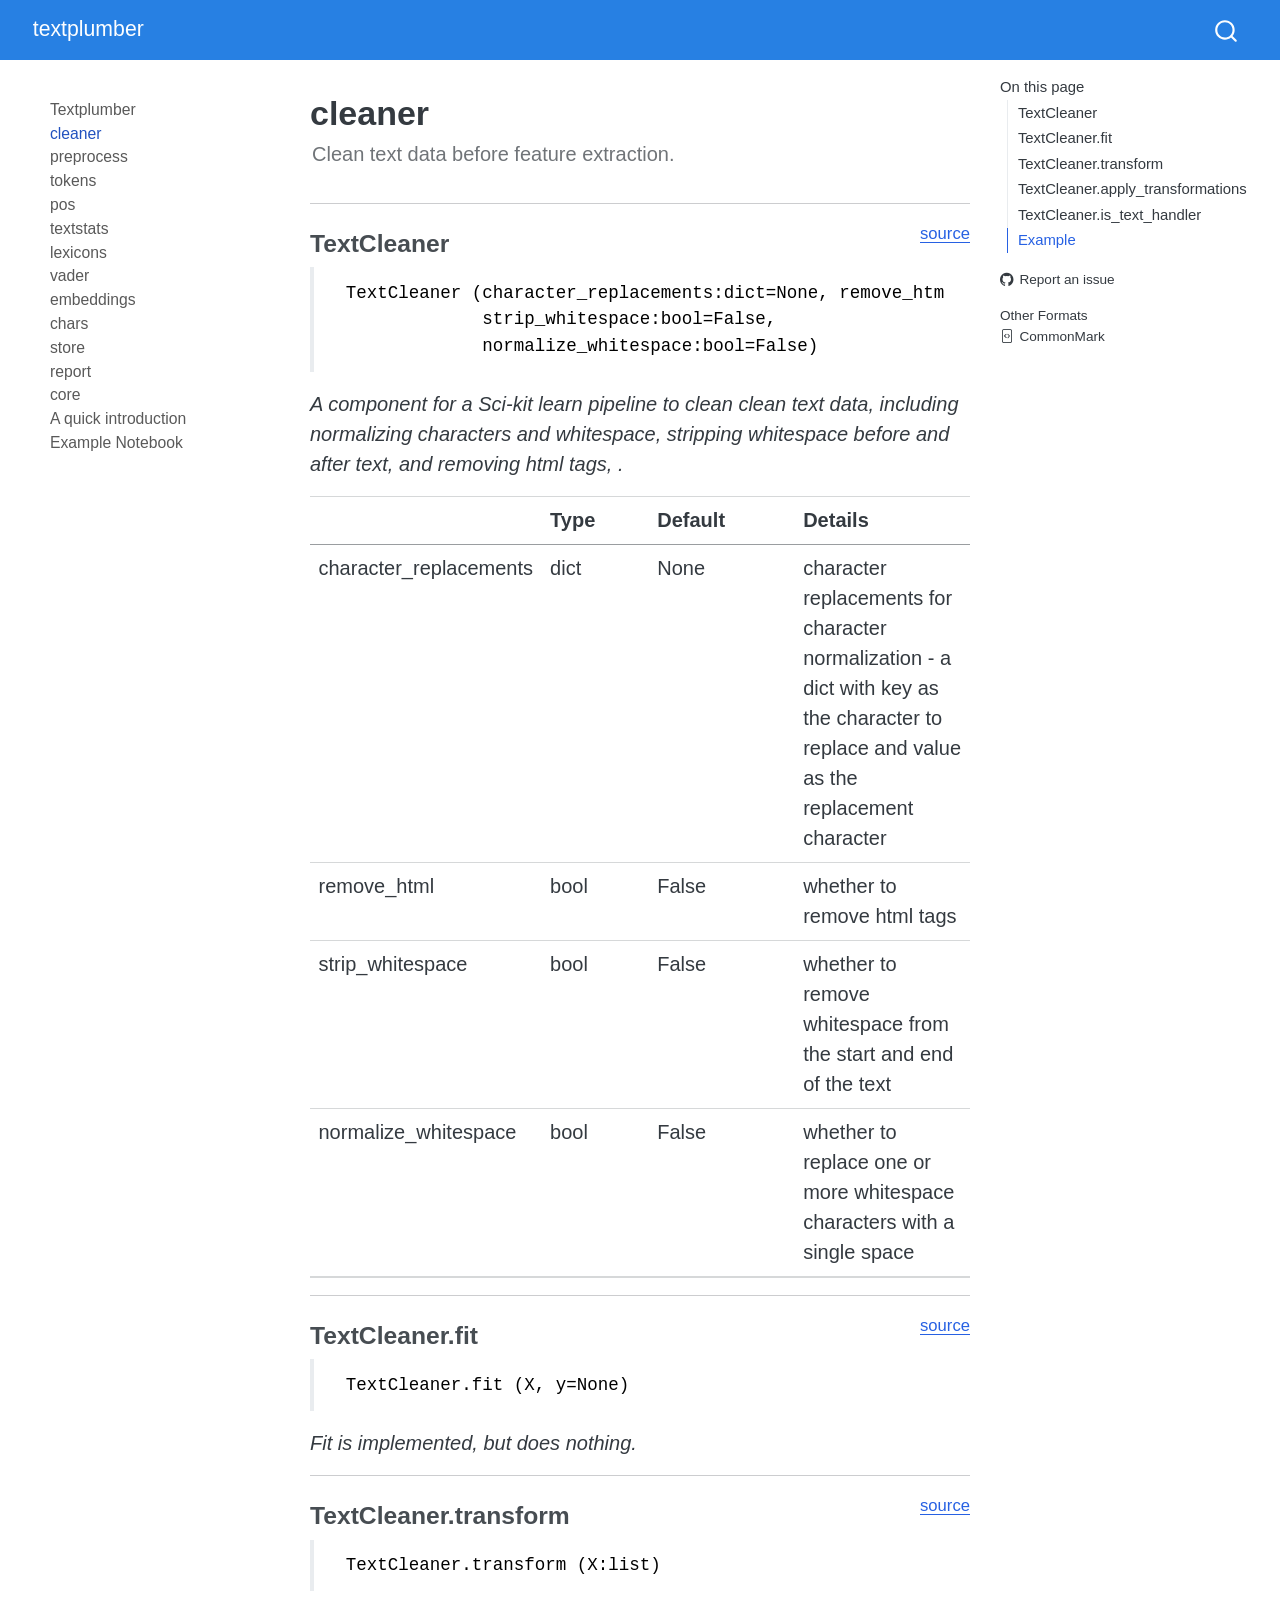
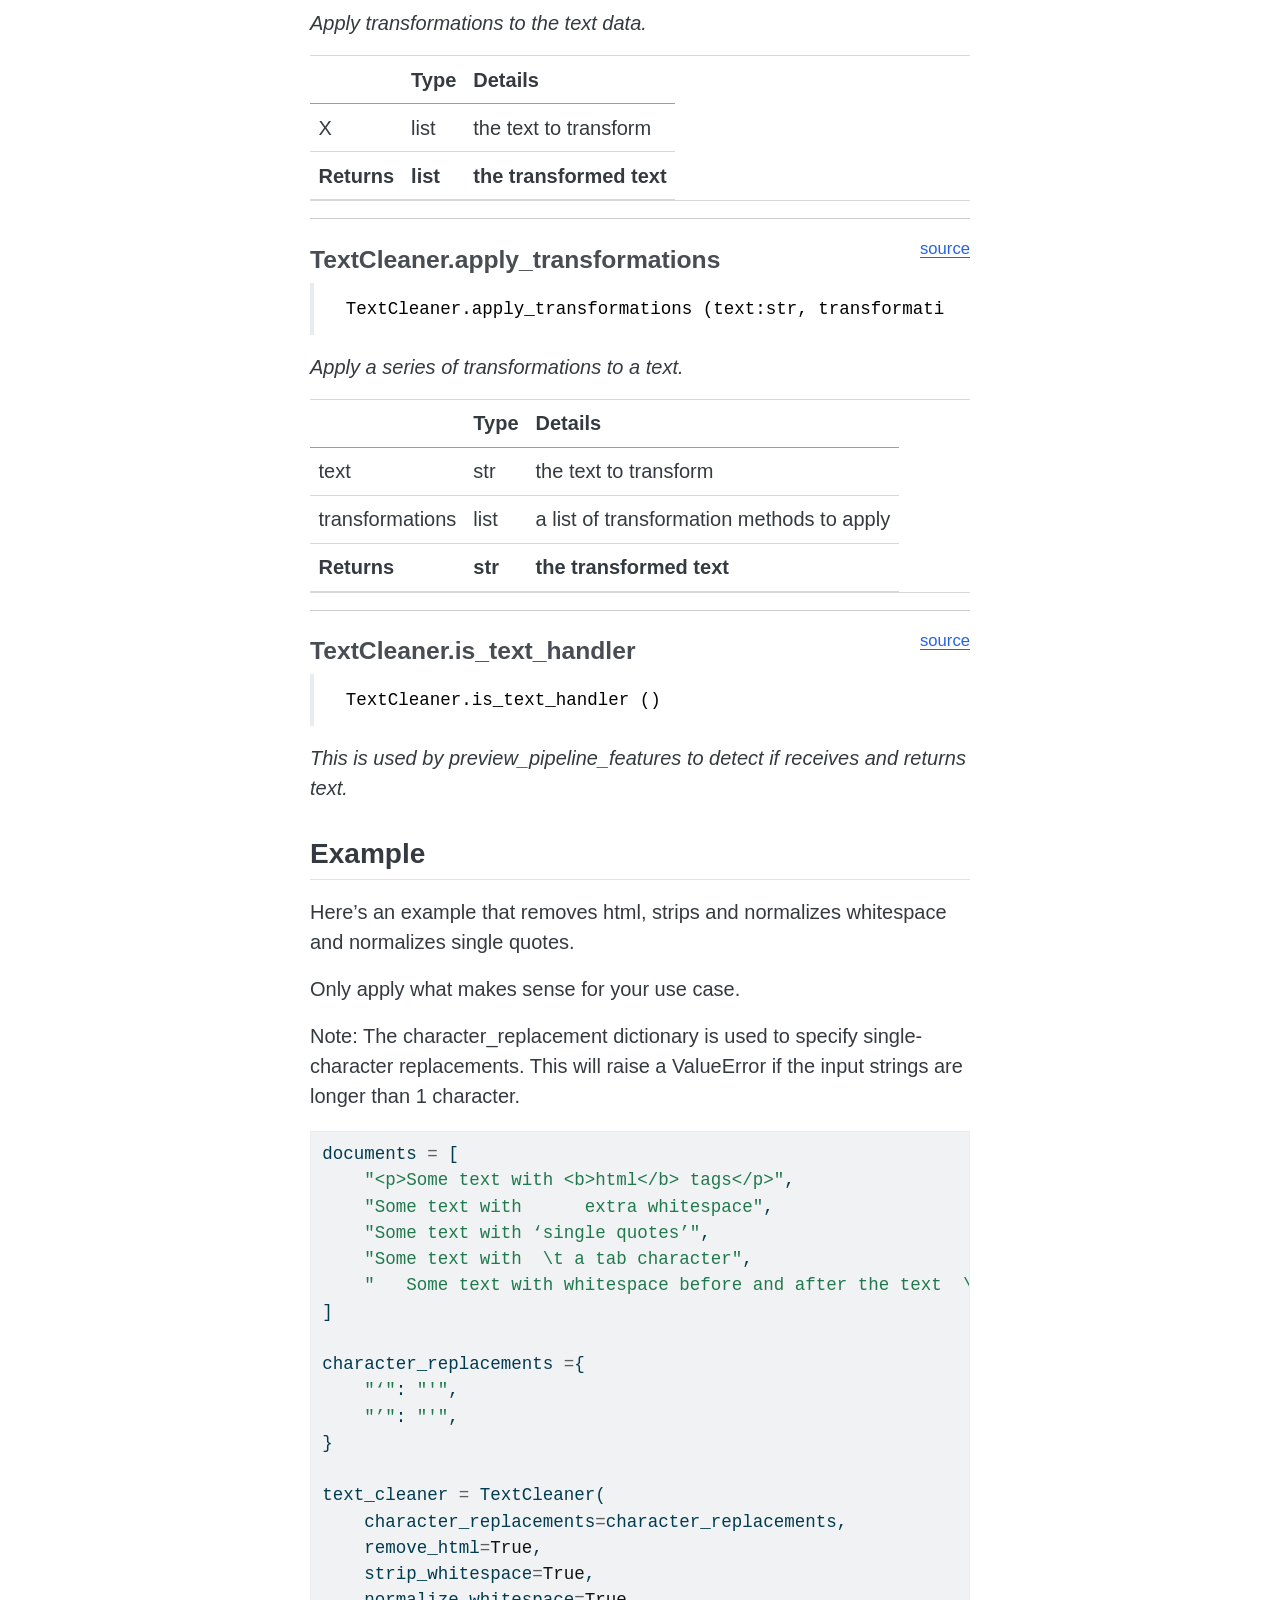
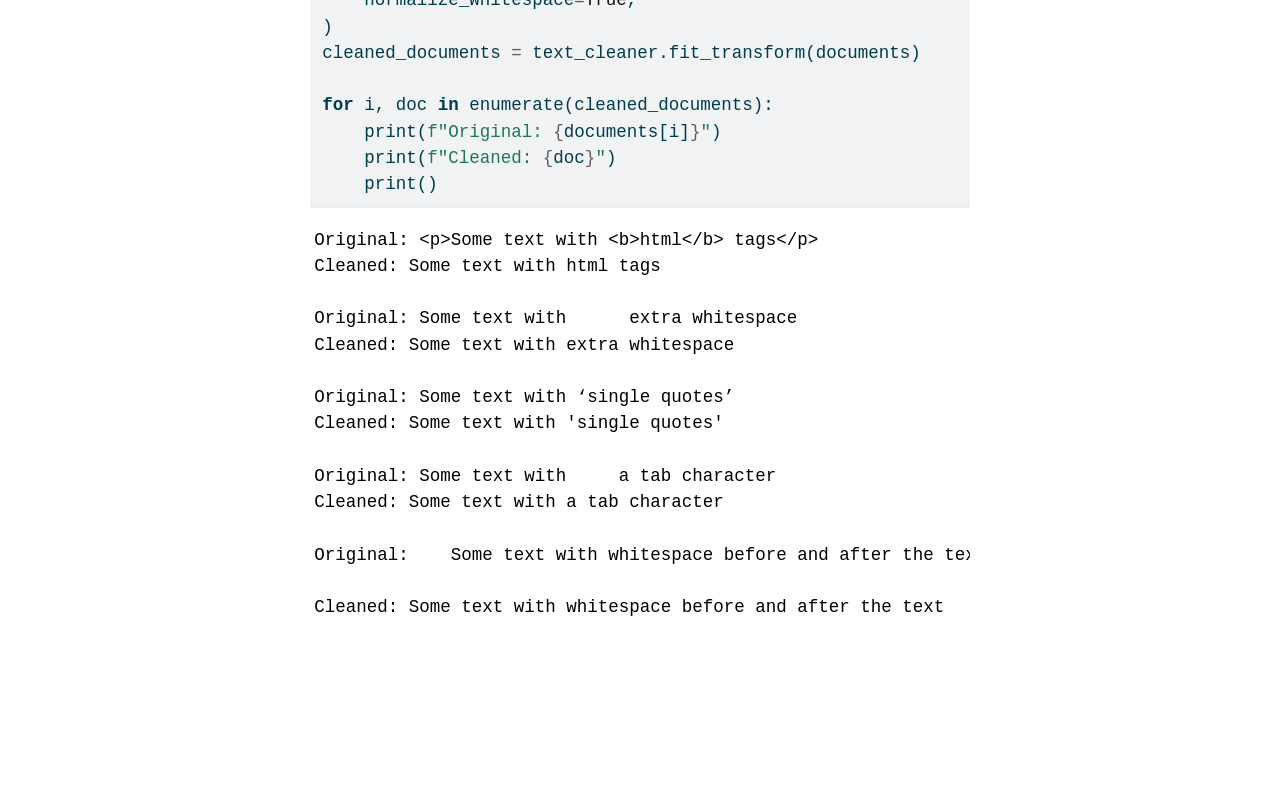
<file: clean.html>
<!DOCTYPE html>
<html xmlns="http://www.w3.org/1999/xhtml" lang="en" xml:lang="en"><head>

<meta charset="utf-8">
<meta name="generator" content="quarto-1.7.33">

<meta name="viewport" content="width=device-width, initial-scale=1.0, user-scalable=yes">

<meta name="description" content="Clean text data before feature extraction.">

<title>cleaner – textplumber</title>
<style>
code{white-space: pre-wrap;}
span.smallcaps{font-variant: small-caps;}
div.columns{display: flex; gap: min(4vw, 1.5em);}
div.column{flex: auto; overflow-x: auto;}
div.hanging-indent{margin-left: 1.5em; text-indent: -1.5em;}
ul.task-list{list-style: none;}
ul.task-list li input[type="checkbox"] {
  width: 0.8em;
  margin: 0 0.8em 0.2em -1em; /* quarto-specific, see https://github.com/quarto-dev/quarto-cli/issues/4556 */ 
  vertical-align: middle;
}
/* CSS for syntax highlighting */
html { -webkit-text-size-adjust: 100%; }
pre > code.sourceCode { white-space: pre; position: relative; }
pre > code.sourceCode > span { display: inline-block; line-height: 1.25; }
pre > code.sourceCode > span:empty { height: 1.2em; }
.sourceCode { overflow: visible; }
code.sourceCode > span { color: inherit; text-decoration: inherit; }
div.sourceCode { margin: 1em 0; }
pre.sourceCode { margin: 0; }
@media screen {
div.sourceCode { overflow: auto; }
}
@media print {
pre > code.sourceCode { white-space: pre-wrap; }
pre > code.sourceCode > span { text-indent: -5em; padding-left: 5em; }
}
pre.numberSource code
  { counter-reset: source-line 0; }
pre.numberSource code > span
  { position: relative; left: -4em; counter-increment: source-line; }
pre.numberSource code > span > a:first-child::before
  { content: counter(source-line);
    position: relative; left: -1em; text-align: right; vertical-align: baseline;
    border: none; display: inline-block;
    -webkit-touch-callout: none; -webkit-user-select: none;
    -khtml-user-select: none; -moz-user-select: none;
    -ms-user-select: none; user-select: none;
    padding: 0 4px; width: 4em;
  }
pre.numberSource { margin-left: 3em;  padding-left: 4px; }
div.sourceCode
  {   }
@media screen {
pre > code.sourceCode > span > a:first-child::before { text-decoration: underline; }
}
</style>


<script src="site_libs/quarto-nav/quarto-nav.js"></script>
<script src="site_libs/quarto-nav/headroom.min.js"></script>
<script src="site_libs/clipboard/clipboard.min.js"></script>
<script src="site_libs/quarto-search/autocomplete.umd.js"></script>
<script src="site_libs/quarto-search/fuse.min.js"></script>
<script src="site_libs/quarto-search/quarto-search.js"></script>
<meta name="quarto:offset" content="./">
<script src="site_libs/quarto-html/quarto.js" type="module"></script>
<script src="site_libs/quarto-html/tabsets/tabsets.js" type="module"></script>
<script src="site_libs/quarto-html/popper.min.js"></script>
<script src="site_libs/quarto-html/tippy.umd.min.js"></script>
<script src="site_libs/quarto-html/anchor.min.js"></script>
<link href="site_libs/quarto-html/tippy.css" rel="stylesheet">
<link href="site_libs/quarto-html/quarto-syntax-highlighting-ea385d0e468b0dd5ea5bf0780b1290d9.css" rel="stylesheet" id="quarto-text-highlighting-styles">
<script src="site_libs/bootstrap/bootstrap.min.js"></script>
<link href="site_libs/bootstrap/bootstrap-icons.css" rel="stylesheet">
<link href="site_libs/bootstrap/bootstrap-e16dd29f819a46fcdaa82e3575888691.min.css" rel="stylesheet" append-hash="true" id="quarto-bootstrap" data-mode="light">
<script id="quarto-search-options" type="application/json">{
  "location": "navbar",
  "copy-button": false,
  "collapse-after": 3,
  "panel-placement": "end",
  "type": "overlay",
  "limit": 50,
  "keyboard-shortcut": [
    "f",
    "/",
    "s"
  ],
  "show-item-context": false,
  "language": {
    "search-no-results-text": "No results",
    "search-matching-documents-text": "matching documents",
    "search-copy-link-title": "Copy link to search",
    "search-hide-matches-text": "Hide additional matches",
    "search-more-match-text": "more match in this document",
    "search-more-matches-text": "more matches in this document",
    "search-clear-button-title": "Clear",
    "search-text-placeholder": "",
    "search-detached-cancel-button-title": "Cancel",
    "search-submit-button-title": "Submit",
    "search-label": "Search"
  }
}</script>


<link rel="stylesheet" href="styles.css">
<meta property="og:title" content="cleaner – textplumber">
<meta property="og:description" content="Clean text data before feature extraction.">
<meta property="og:site_name" content="textplumber">
<meta name="twitter:title" content="cleaner – textplumber">
<meta name="twitter:description" content="Clean text data before feature extraction.">
<meta name="twitter:card" content="summary">
</head>

<body class="nav-sidebar floating nav-fixed quarto-light">

<div id="quarto-search-results"></div>
  <header id="quarto-header" class="headroom fixed-top">
    <nav class="navbar navbar-expand-lg " data-bs-theme="dark">
      <div class="navbar-container container-fluid">
      <div class="navbar-brand-container mx-auto">
    <a class="navbar-brand" href="./index.html">
    <span class="navbar-title">textplumber</span>
    </a>
  </div>
        <div class="quarto-navbar-tools tools-end">
</div>
          <div id="quarto-search" class="" title="Search"></div>
      </div> <!-- /container-fluid -->
    </nav>
  <nav class="quarto-secondary-nav">
    <div class="container-fluid d-flex">
      <button type="button" class="quarto-btn-toggle btn" data-bs-toggle="collapse" role="button" data-bs-target=".quarto-sidebar-collapse-item" aria-controls="quarto-sidebar" aria-expanded="false" aria-label="Toggle sidebar navigation" onclick="if (window.quartoToggleHeadroom) { window.quartoToggleHeadroom(); }">
        <i class="bi bi-layout-text-sidebar-reverse"></i>
      </button>
        <nav class="quarto-page-breadcrumbs" aria-label="breadcrumb"><ol class="breadcrumb"><li class="breadcrumb-item"><a href="./clean.html">cleaner</a></li></ol></nav>
        <a class="flex-grow-1" role="navigation" data-bs-toggle="collapse" data-bs-target=".quarto-sidebar-collapse-item" aria-controls="quarto-sidebar" aria-expanded="false" aria-label="Toggle sidebar navigation" onclick="if (window.quartoToggleHeadroom) { window.quartoToggleHeadroom(); }">      
        </a>
    </div>
  </nav>
</header>
<!-- content -->
<div id="quarto-content" class="quarto-container page-columns page-rows-contents page-layout-article page-navbar">
<!-- sidebar -->
  <nav id="quarto-sidebar" class="sidebar collapse collapse-horizontal quarto-sidebar-collapse-item sidebar-navigation floating overflow-auto">
    <div class="sidebar-menu-container"> 
    <ul class="list-unstyled mt-1">
        <li class="sidebar-item">
  <div class="sidebar-item-container"> 
  <a href="./index.html" class="sidebar-item-text sidebar-link">
 <span class="menu-text">Textplumber</span></a>
  </div>
</li>
        <li class="sidebar-item">
  <div class="sidebar-item-container"> 
  <a href="./clean.html" class="sidebar-item-text sidebar-link active">
 <span class="menu-text">cleaner</span></a>
  </div>
</li>
        <li class="sidebar-item">
  <div class="sidebar-item-container"> 
  <a href="./preprocess.html" class="sidebar-item-text sidebar-link">
 <span class="menu-text">preprocess</span></a>
  </div>
</li>
        <li class="sidebar-item">
  <div class="sidebar-item-container"> 
  <a href="./tokens.html" class="sidebar-item-text sidebar-link">
 <span class="menu-text">tokens</span></a>
  </div>
</li>
        <li class="sidebar-item">
  <div class="sidebar-item-container"> 
  <a href="./pos.html" class="sidebar-item-text sidebar-link">
 <span class="menu-text">pos</span></a>
  </div>
</li>
        <li class="sidebar-item">
  <div class="sidebar-item-container"> 
  <a href="./textstats.html" class="sidebar-item-text sidebar-link">
 <span class="menu-text">textstats</span></a>
  </div>
</li>
        <li class="sidebar-item">
  <div class="sidebar-item-container"> 
  <a href="./lexicons.html" class="sidebar-item-text sidebar-link">
 <span class="menu-text">lexicons</span></a>
  </div>
</li>
        <li class="sidebar-item">
  <div class="sidebar-item-container"> 
  <a href="./vader.html" class="sidebar-item-text sidebar-link">
 <span class="menu-text">vader</span></a>
  </div>
</li>
        <li class="sidebar-item">
  <div class="sidebar-item-container"> 
  <a href="./embeddings.html" class="sidebar-item-text sidebar-link">
 <span class="menu-text">embeddings</span></a>
  </div>
</li>
        <li class="sidebar-item">
  <div class="sidebar-item-container"> 
  <a href="./chars.html" class="sidebar-item-text sidebar-link">
 <span class="menu-text">chars</span></a>
  </div>
</li>
        <li class="sidebar-item">
  <div class="sidebar-item-container"> 
  <a href="./store.html" class="sidebar-item-text sidebar-link">
 <span class="menu-text">store</span></a>
  </div>
</li>
        <li class="sidebar-item">
  <div class="sidebar-item-container"> 
  <a href="./report.html" class="sidebar-item-text sidebar-link">
 <span class="menu-text">report</span></a>
  </div>
</li>
        <li class="sidebar-item">
  <div class="sidebar-item-container"> 
  <a href="./core.html" class="sidebar-item-text sidebar-link">
 <span class="menu-text">core</span></a>
  </div>
</li>
        <li class="sidebar-item">
  <div class="sidebar-item-container"> 
  <a href="./basic-introduction.html" class="sidebar-item-text sidebar-link">
 <span class="menu-text">A quick introduction</span></a>
  </div>
</li>
        <li class="sidebar-item">
  <div class="sidebar-item-container"> 
  <a href="./example.html" class="sidebar-item-text sidebar-link">
 <span class="menu-text">Example Notebook</span></a>
  </div>
</li>
    </ul>
    </div>
</nav>
<div id="quarto-sidebar-glass" class="quarto-sidebar-collapse-item" data-bs-toggle="collapse" data-bs-target=".quarto-sidebar-collapse-item"></div>
<!-- margin-sidebar -->
    <div id="quarto-margin-sidebar" class="sidebar margin-sidebar">
        <nav id="TOC" role="doc-toc" class="toc-active">
    <h2 id="toc-title">On this page</h2>
   
  <ul>
  <li><a href="#textcleaner" id="toc-textcleaner" class="nav-link active" data-scroll-target="#textcleaner">TextCleaner</a></li>
  <li><a href="#textcleaner.fit" id="toc-textcleaner.fit" class="nav-link" data-scroll-target="#textcleaner.fit">TextCleaner.fit</a></li>
  <li><a href="#textcleaner.transform" id="toc-textcleaner.transform" class="nav-link" data-scroll-target="#textcleaner.transform">TextCleaner.transform</a></li>
  <li><a href="#textcleaner.apply_transformations" id="toc-textcleaner.apply_transformations" class="nav-link" data-scroll-target="#textcleaner.apply_transformations">TextCleaner.apply_transformations</a></li>
  <li><a href="#textcleaner.is_text_handler" id="toc-textcleaner.is_text_handler" class="nav-link" data-scroll-target="#textcleaner.is_text_handler">TextCleaner.is_text_handler</a></li>
  <li><a href="#example" id="toc-example" class="nav-link" data-scroll-target="#example">Example</a></li>
  </ul>
<div class="toc-actions"><ul><li><a href="https://github.com/polsci/textplumber/issues/new" class="toc-action"><i class="bi bi-github"></i>Report an issue</a></li></ul></div><div class="quarto-alternate-formats"><h2>Other Formats</h2><ul><li><a href="clean.html.md"><i class="bi bi-file-code"></i>CommonMark</a></li></ul></div></nav>
    </div>
<!-- main -->
<main class="content" id="quarto-document-content">

<header id="title-block-header" class="quarto-title-block default">
<div class="quarto-title">
<h1 class="title">cleaner</h1>
</div>

<div>
  <div class="description">
    Clean text data before feature extraction.
  </div>
</div>


<div class="quarto-title-meta">

    
  
    
  </div>
  


</header>


<!-- WARNING: THIS FILE WAS AUTOGENERATED! DO NOT EDIT! -->
<hr>
<p><a href="https://github.com/polsci/textplumber/blob/main/textplumber/clean.py#L15" target="_blank" style="float:right; font-size:smaller">source</a></p>
<section id="textcleaner" class="level3">
<h3 class="anchored" data-anchor-id="textcleaner">TextCleaner</h3>
<blockquote class="blockquote">
<pre><code> TextCleaner (character_replacements:dict=None, remove_html:bool=False,
              strip_whitespace:bool=False,
              normalize_whitespace:bool=False)</code></pre>
</blockquote>
<p><em>A component for a Sci-kit learn pipeline to clean clean text data, including normalizing characters and whitespace, stripping whitespace before and after text, and removing html tags, .</em></p>
<table class="caption-top table">
<colgroup>
<col style="width: 6%">
<col style="width: 25%">
<col style="width: 34%">
<col style="width: 34%">
</colgroup>
<thead>
<tr class="header">
<th></th>
<th><strong>Type</strong></th>
<th><strong>Default</strong></th>
<th><strong>Details</strong></th>
</tr>
</thead>
<tbody>
<tr class="odd">
<td>character_replacements</td>
<td>dict</td>
<td>None</td>
<td>character replacements for character normalization - a dict with key as the character to replace and value as the replacement character</td>
</tr>
<tr class="even">
<td>remove_html</td>
<td>bool</td>
<td>False</td>
<td>whether to remove html tags</td>
</tr>
<tr class="odd">
<td>strip_whitespace</td>
<td>bool</td>
<td>False</td>
<td>whether to remove whitespace from the start and end of the text</td>
</tr>
<tr class="even">
<td>normalize_whitespace</td>
<td>bool</td>
<td>False</td>
<td>whether to replace one or more whitespace characters with a single space</td>
</tr>
</tbody>
</table>
<hr>
<p><a href="https://github.com/polsci/textplumber/blob/main/textplumber/clean.py#L76" target="_blank" style="float:right; font-size:smaller">source</a></p>
</section>
<section id="textcleaner.fit" class="level3">
<h3 class="anchored" data-anchor-id="textcleaner.fit">TextCleaner.fit</h3>
<blockquote class="blockquote">
<pre><code> TextCleaner.fit (X, y=None)</code></pre>
</blockquote>
<p><em>Fit is implemented, but does nothing.</em></p>
<hr>
<p><a href="https://github.com/polsci/textplumber/blob/main/textplumber/clean.py#L83" target="_blank" style="float:right; font-size:smaller">source</a></p>
</section>
<section id="textcleaner.transform" class="level3">
<h3 class="anchored" data-anchor-id="textcleaner.transform">TextCleaner.transform</h3>
<blockquote class="blockquote">
<pre><code> TextCleaner.transform (X:list)</code></pre>
</blockquote>
<p><em>Apply transformations to the text data.</em></p>
<table class="caption-top table">
<thead>
<tr class="header">
<th></th>
<th><strong>Type</strong></th>
<th><strong>Details</strong></th>
</tr>
</thead>
<tbody>
<tr class="odd">
<td>X</td>
<td>list</td>
<td>the text to transform</td>
</tr>
<tr class="even">
<td><strong>Returns</strong></td>
<td><strong>list</strong></td>
<td><strong>the transformed text</strong></td>
</tr>
</tbody>
</table>
<hr>
<p><a href="https://github.com/polsci/textplumber/blob/main/textplumber/clean.py#L110" target="_blank" style="float:right; font-size:smaller">source</a></p>
</section>
<section id="textcleaner.apply_transformations" class="level3">
<h3 class="anchored" data-anchor-id="textcleaner.apply_transformations">TextCleaner.apply_transformations</h3>
<blockquote class="blockquote">
<pre><code> TextCleaner.apply_transformations (text:str, transformations:list)</code></pre>
</blockquote>
<p><em>Apply a series of transformations to a text.</em></p>
<table class="caption-top table">
<thead>
<tr class="header">
<th></th>
<th><strong>Type</strong></th>
<th><strong>Details</strong></th>
</tr>
</thead>
<tbody>
<tr class="odd">
<td>text</td>
<td>str</td>
<td>the text to transform</td>
</tr>
<tr class="even">
<td>transformations</td>
<td>list</td>
<td>a list of transformation methods to apply</td>
</tr>
<tr class="odd">
<td><strong>Returns</strong></td>
<td><strong>str</strong></td>
<td><strong>the transformed text</strong></td>
</tr>
</tbody>
</table>
<hr>
<p><a href="https://github.com/polsci/textplumber/blob/main/textplumber/clean.py#L121" target="_blank" style="float:right; font-size:smaller">source</a></p>
</section>
<section id="textcleaner.is_text_handler" class="level3">
<h3 class="anchored" data-anchor-id="textcleaner.is_text_handler">TextCleaner.is_text_handler</h3>
<blockquote class="blockquote">
<pre><code> TextCleaner.is_text_handler ()</code></pre>
</blockquote>
<p><em>This is used by preview_pipeline_features to detect if receives and returns text.</em></p>
</section>
<section id="example" class="level2">
<h2 class="anchored" data-anchor-id="example">Example</h2>
<p>Here’s an example that removes html, strips and normalizes whitespace and normalizes single quotes.</p>
<p>Only apply what makes sense for your use case.</p>
<p>Note: The character_replacement dictionary is used to specify single-character replacements. This will raise a ValueError if the input strings are longer than 1 character.</p>
<div id="cd93d829" class="cell">
<div class="sourceCode cell-code" id="cb6"><pre class="sourceCode python code-with-copy"><code class="sourceCode python"><span id="cb6-1"><a href="#cb6-1" aria-hidden="true" tabindex="-1"></a>documents <span class="op">=</span> [</span>
<span id="cb6-2"><a href="#cb6-2" aria-hidden="true" tabindex="-1"></a>    <span class="st">"&lt;p&gt;Some text with &lt;b&gt;html&lt;/b&gt; tags&lt;/p&gt;"</span>,</span>
<span id="cb6-3"><a href="#cb6-3" aria-hidden="true" tabindex="-1"></a>    <span class="st">"Some text with      extra whitespace"</span>,</span>
<span id="cb6-4"><a href="#cb6-4" aria-hidden="true" tabindex="-1"></a>    <span class="st">"Some text with ‘single quotes’"</span>,</span>
<span id="cb6-5"><a href="#cb6-5" aria-hidden="true" tabindex="-1"></a>    <span class="st">"Some text with  </span><span class="ch">\t</span><span class="st"> a tab character"</span>,</span>
<span id="cb6-6"><a href="#cb6-6" aria-hidden="true" tabindex="-1"></a>    <span class="st">"   Some text with whitespace before and after the text  </span><span class="ch">\n</span><span class="st"> "</span>,</span>
<span id="cb6-7"><a href="#cb6-7" aria-hidden="true" tabindex="-1"></a>]</span>
<span id="cb6-8"><a href="#cb6-8" aria-hidden="true" tabindex="-1"></a></span>
<span id="cb6-9"><a href="#cb6-9" aria-hidden="true" tabindex="-1"></a>character_replacements <span class="op">=</span>{</span>
<span id="cb6-10"><a href="#cb6-10" aria-hidden="true" tabindex="-1"></a>    <span class="st">"‘"</span>: <span class="st">"'"</span>,</span>
<span id="cb6-11"><a href="#cb6-11" aria-hidden="true" tabindex="-1"></a>    <span class="st">"’"</span>: <span class="st">"'"</span>,</span>
<span id="cb6-12"><a href="#cb6-12" aria-hidden="true" tabindex="-1"></a>}</span>
<span id="cb6-13"><a href="#cb6-13" aria-hidden="true" tabindex="-1"></a></span>
<span id="cb6-14"><a href="#cb6-14" aria-hidden="true" tabindex="-1"></a>text_cleaner <span class="op">=</span> TextCleaner(</span>
<span id="cb6-15"><a href="#cb6-15" aria-hidden="true" tabindex="-1"></a>    character_replacements<span class="op">=</span>character_replacements,</span>
<span id="cb6-16"><a href="#cb6-16" aria-hidden="true" tabindex="-1"></a>    remove_html<span class="op">=</span><span class="va">True</span>,</span>
<span id="cb6-17"><a href="#cb6-17" aria-hidden="true" tabindex="-1"></a>    strip_whitespace<span class="op">=</span><span class="va">True</span>,</span>
<span id="cb6-18"><a href="#cb6-18" aria-hidden="true" tabindex="-1"></a>    normalize_whitespace<span class="op">=</span><span class="va">True</span>,</span>
<span id="cb6-19"><a href="#cb6-19" aria-hidden="true" tabindex="-1"></a>)</span>
<span id="cb6-20"><a href="#cb6-20" aria-hidden="true" tabindex="-1"></a>cleaned_documents <span class="op">=</span> text_cleaner.fit_transform(documents)</span>
<span id="cb6-21"><a href="#cb6-21" aria-hidden="true" tabindex="-1"></a></span>
<span id="cb6-22"><a href="#cb6-22" aria-hidden="true" tabindex="-1"></a><span class="cf">for</span> i, doc <span class="kw">in</span> <span class="bu">enumerate</span>(cleaned_documents):</span>
<span id="cb6-23"><a href="#cb6-23" aria-hidden="true" tabindex="-1"></a>    <span class="bu">print</span>(<span class="ss">f"Original: </span><span class="sc">{</span>documents[i]<span class="sc">}</span><span class="ss">"</span>)</span>
<span id="cb6-24"><a href="#cb6-24" aria-hidden="true" tabindex="-1"></a>    <span class="bu">print</span>(<span class="ss">f"Cleaned: </span><span class="sc">{</span>doc<span class="sc">}</span><span class="ss">"</span>)</span>
<span id="cb6-25"><a href="#cb6-25" aria-hidden="true" tabindex="-1"></a>    <span class="bu">print</span>()</span></code><button title="Copy to Clipboard" class="code-copy-button"><i class="bi"></i></button></pre></div>
<div class="cell-output cell-output-stdout">
<pre><code>Original: &lt;p&gt;Some text with &lt;b&gt;html&lt;/b&gt; tags&lt;/p&gt;
Cleaned: Some text with html tags

Original: Some text with      extra whitespace
Cleaned: Some text with extra whitespace

Original: Some text with ‘single quotes’
Cleaned: Some text with 'single quotes'

Original: Some text with     a tab character
Cleaned: Some text with a tab character

Original:    Some text with whitespace before and after the text  
 
Cleaned: Some text with whitespace before and after the text
</code></pre>
</div>
</div>


</section>

</main> <!-- /main -->
<script id="quarto-html-after-body" type="application/javascript">
  window.document.addEventListener("DOMContentLoaded", function (event) {
    const icon = "";
    const anchorJS = new window.AnchorJS();
    anchorJS.options = {
      placement: 'right',
      icon: icon
    };
    anchorJS.add('.anchored');
    const isCodeAnnotation = (el) => {
      for (const clz of el.classList) {
        if (clz.startsWith('code-annotation-')) {                     
          return true;
        }
      }
      return false;
    }
    const onCopySuccess = function(e) {
      // button target
      const button = e.trigger;
      // don't keep focus
      button.blur();
      // flash "checked"
      button.classList.add('code-copy-button-checked');
      var currentTitle = button.getAttribute("title");
      button.setAttribute("title", "Copied!");
      let tooltip;
      if (window.bootstrap) {
        button.setAttribute("data-bs-toggle", "tooltip");
        button.setAttribute("data-bs-placement", "left");
        button.setAttribute("data-bs-title", "Copied!");
        tooltip = new bootstrap.Tooltip(button, 
          { trigger: "manual", 
            customClass: "code-copy-button-tooltip",
            offset: [0, -8]});
        tooltip.show();    
      }
      setTimeout(function() {
        if (tooltip) {
          tooltip.hide();
          button.removeAttribute("data-bs-title");
          button.removeAttribute("data-bs-toggle");
          button.removeAttribute("data-bs-placement");
        }
        button.setAttribute("title", currentTitle);
        button.classList.remove('code-copy-button-checked');
      }, 1000);
      // clear code selection
      e.clearSelection();
    }
    const getTextToCopy = function(trigger) {
        const codeEl = trigger.previousElementSibling.cloneNode(true);
        for (const childEl of codeEl.children) {
          if (isCodeAnnotation(childEl)) {
            childEl.remove();
          }
        }
        return codeEl.innerText;
    }
    const clipboard = new window.ClipboardJS('.code-copy-button:not([data-in-quarto-modal])', {
      text: getTextToCopy
    });
    clipboard.on('success', onCopySuccess);
    if (window.document.getElementById('quarto-embedded-source-code-modal')) {
      const clipboardModal = new window.ClipboardJS('.code-copy-button[data-in-quarto-modal]', {
        text: getTextToCopy,
        container: window.document.getElementById('quarto-embedded-source-code-modal')
      });
      clipboardModal.on('success', onCopySuccess);
    }
      var localhostRegex = new RegExp(/^(?:http|https):\/\/localhost\:?[0-9]*\//);
      var mailtoRegex = new RegExp(/^mailto:/);
        var filterRegex = new RegExp("https:\/\/geoffford\.nz\/textplumber");
      var isInternal = (href) => {
          return filterRegex.test(href) || localhostRegex.test(href) || mailtoRegex.test(href);
      }
      // Inspect non-navigation links and adorn them if external
     var links = window.document.querySelectorAll('a[href]:not(.nav-link):not(.navbar-brand):not(.toc-action):not(.sidebar-link):not(.sidebar-item-toggle):not(.pagination-link):not(.no-external):not([aria-hidden]):not(.dropdown-item):not(.quarto-navigation-tool):not(.about-link)');
      for (var i=0; i<links.length; i++) {
        const link = links[i];
        if (!isInternal(link.href)) {
          // undo the damage that might have been done by quarto-nav.js in the case of
          // links that we want to consider external
          if (link.dataset.originalHref !== undefined) {
            link.href = link.dataset.originalHref;
          }
        }
      }
    function tippyHover(el, contentFn, onTriggerFn, onUntriggerFn) {
      const config = {
        allowHTML: true,
        maxWidth: 500,
        delay: 100,
        arrow: false,
        appendTo: function(el) {
            return el.parentElement;
        },
        interactive: true,
        interactiveBorder: 10,
        theme: 'quarto',
        placement: 'bottom-start',
      };
      if (contentFn) {
        config.content = contentFn;
      }
      if (onTriggerFn) {
        config.onTrigger = onTriggerFn;
      }
      if (onUntriggerFn) {
        config.onUntrigger = onUntriggerFn;
      }
      window.tippy(el, config); 
    }
    const noterefs = window.document.querySelectorAll('a[role="doc-noteref"]');
    for (var i=0; i<noterefs.length; i++) {
      const ref = noterefs[i];
      tippyHover(ref, function() {
        // use id or data attribute instead here
        let href = ref.getAttribute('data-footnote-href') || ref.getAttribute('href');
        try { href = new URL(href).hash; } catch {}
        const id = href.replace(/^#\/?/, "");
        const note = window.document.getElementById(id);
        if (note) {
          return note.innerHTML;
        } else {
          return "";
        }
      });
    }
    const xrefs = window.document.querySelectorAll('a.quarto-xref');
    const processXRef = (id, note) => {
      // Strip column container classes
      const stripColumnClz = (el) => {
        el.classList.remove("page-full", "page-columns");
        if (el.children) {
          for (const child of el.children) {
            stripColumnClz(child);
          }
        }
      }
      stripColumnClz(note)
      if (id === null || id.startsWith('sec-')) {
        // Special case sections, only their first couple elements
        const container = document.createElement("div");
        if (note.children && note.children.length > 2) {
          container.appendChild(note.children[0].cloneNode(true));
          for (let i = 1; i < note.children.length; i++) {
            const child = note.children[i];
            if (child.tagName === "P" && child.innerText === "") {
              continue;
            } else {
              container.appendChild(child.cloneNode(true));
              break;
            }
          }
          if (window.Quarto?.typesetMath) {
            window.Quarto.typesetMath(container);
          }
          return container.innerHTML
        } else {
          if (window.Quarto?.typesetMath) {
            window.Quarto.typesetMath(note);
          }
          return note.innerHTML;
        }
      } else {
        // Remove any anchor links if they are present
        const anchorLink = note.querySelector('a.anchorjs-link');
        if (anchorLink) {
          anchorLink.remove();
        }
        if (window.Quarto?.typesetMath) {
          window.Quarto.typesetMath(note);
        }
        if (note.classList.contains("callout")) {
          return note.outerHTML;
        } else {
          return note.innerHTML;
        }
      }
    }
    for (var i=0; i<xrefs.length; i++) {
      const xref = xrefs[i];
      tippyHover(xref, undefined, function(instance) {
        instance.disable();
        let url = xref.getAttribute('href');
        let hash = undefined; 
        if (url.startsWith('#')) {
          hash = url;
        } else {
          try { hash = new URL(url).hash; } catch {}
        }
        if (hash) {
          const id = hash.replace(/^#\/?/, "");
          const note = window.document.getElementById(id);
          if (note !== null) {
            try {
              const html = processXRef(id, note.cloneNode(true));
              instance.setContent(html);
            } finally {
              instance.enable();
              instance.show();
            }
          } else {
            // See if we can fetch this
            fetch(url.split('#')[0])
            .then(res => res.text())
            .then(html => {
              const parser = new DOMParser();
              const htmlDoc = parser.parseFromString(html, "text/html");
              const note = htmlDoc.getElementById(id);
              if (note !== null) {
                const html = processXRef(id, note);
                instance.setContent(html);
              } 
            }).finally(() => {
              instance.enable();
              instance.show();
            });
          }
        } else {
          // See if we can fetch a full url (with no hash to target)
          // This is a special case and we should probably do some content thinning / targeting
          fetch(url)
          .then(res => res.text())
          .then(html => {
            const parser = new DOMParser();
            const htmlDoc = parser.parseFromString(html, "text/html");
            const note = htmlDoc.querySelector('main.content');
            if (note !== null) {
              // This should only happen for chapter cross references
              // (since there is no id in the URL)
              // remove the first header
              if (note.children.length > 0 && note.children[0].tagName === "HEADER") {
                note.children[0].remove();
              }
              const html = processXRef(null, note);
              instance.setContent(html);
            } 
          }).finally(() => {
            instance.enable();
            instance.show();
          });
        }
      }, function(instance) {
      });
    }
        let selectedAnnoteEl;
        const selectorForAnnotation = ( cell, annotation) => {
          let cellAttr = 'data-code-cell="' + cell + '"';
          let lineAttr = 'data-code-annotation="' +  annotation + '"';
          const selector = 'span[' + cellAttr + '][' + lineAttr + ']';
          return selector;
        }
        const selectCodeLines = (annoteEl) => {
          const doc = window.document;
          const targetCell = annoteEl.getAttribute("data-target-cell");
          const targetAnnotation = annoteEl.getAttribute("data-target-annotation");
          const annoteSpan = window.document.querySelector(selectorForAnnotation(targetCell, targetAnnotation));
          const lines = annoteSpan.getAttribute("data-code-lines").split(",");
          const lineIds = lines.map((line) => {
            return targetCell + "-" + line;
          })
          let top = null;
          let height = null;
          let parent = null;
          if (lineIds.length > 0) {
              //compute the position of the single el (top and bottom and make a div)
              const el = window.document.getElementById(lineIds[0]);
              top = el.offsetTop;
              height = el.offsetHeight;
              parent = el.parentElement.parentElement;
            if (lineIds.length > 1) {
              const lastEl = window.document.getElementById(lineIds[lineIds.length - 1]);
              const bottom = lastEl.offsetTop + lastEl.offsetHeight;
              height = bottom - top;
            }
            if (top !== null && height !== null && parent !== null) {
              // cook up a div (if necessary) and position it 
              let div = window.document.getElementById("code-annotation-line-highlight");
              if (div === null) {
                div = window.document.createElement("div");
                div.setAttribute("id", "code-annotation-line-highlight");
                div.style.position = 'absolute';
                parent.appendChild(div);
              }
              div.style.top = top - 2 + "px";
              div.style.height = height + 4 + "px";
              div.style.left = 0;
              let gutterDiv = window.document.getElementById("code-annotation-line-highlight-gutter");
              if (gutterDiv === null) {
                gutterDiv = window.document.createElement("div");
                gutterDiv.setAttribute("id", "code-annotation-line-highlight-gutter");
                gutterDiv.style.position = 'absolute';
                const codeCell = window.document.getElementById(targetCell);
                const gutter = codeCell.querySelector('.code-annotation-gutter');
                gutter.appendChild(gutterDiv);
              }
              gutterDiv.style.top = top - 2 + "px";
              gutterDiv.style.height = height + 4 + "px";
            }
            selectedAnnoteEl = annoteEl;
          }
        };
        const unselectCodeLines = () => {
          const elementsIds = ["code-annotation-line-highlight", "code-annotation-line-highlight-gutter"];
          elementsIds.forEach((elId) => {
            const div = window.document.getElementById(elId);
            if (div) {
              div.remove();
            }
          });
          selectedAnnoteEl = undefined;
        };
          // Handle positioning of the toggle
      window.addEventListener(
        "resize",
        throttle(() => {
          elRect = undefined;
          if (selectedAnnoteEl) {
            selectCodeLines(selectedAnnoteEl);
          }
        }, 10)
      );
      function throttle(fn, ms) {
      let throttle = false;
      let timer;
        return (...args) => {
          if(!throttle) { // first call gets through
              fn.apply(this, args);
              throttle = true;
          } else { // all the others get throttled
              if(timer) clearTimeout(timer); // cancel #2
              timer = setTimeout(() => {
                fn.apply(this, args);
                timer = throttle = false;
              }, ms);
          }
        };
      }
        // Attach click handler to the DT
        const annoteDls = window.document.querySelectorAll('dt[data-target-cell]');
        for (const annoteDlNode of annoteDls) {
          annoteDlNode.addEventListener('click', (event) => {
            const clickedEl = event.target;
            if (clickedEl !== selectedAnnoteEl) {
              unselectCodeLines();
              const activeEl = window.document.querySelector('dt[data-target-cell].code-annotation-active');
              if (activeEl) {
                activeEl.classList.remove('code-annotation-active');
              }
              selectCodeLines(clickedEl);
              clickedEl.classList.add('code-annotation-active');
            } else {
              // Unselect the line
              unselectCodeLines();
              clickedEl.classList.remove('code-annotation-active');
            }
          });
        }
    const findCites = (el) => {
      const parentEl = el.parentElement;
      if (parentEl) {
        const cites = parentEl.dataset.cites;
        if (cites) {
          return {
            el,
            cites: cites.split(' ')
          };
        } else {
          return findCites(el.parentElement)
        }
      } else {
        return undefined;
      }
    };
    var bibliorefs = window.document.querySelectorAll('a[role="doc-biblioref"]');
    for (var i=0; i<bibliorefs.length; i++) {
      const ref = bibliorefs[i];
      const citeInfo = findCites(ref);
      if (citeInfo) {
        tippyHover(citeInfo.el, function() {
          var popup = window.document.createElement('div');
          citeInfo.cites.forEach(function(cite) {
            var citeDiv = window.document.createElement('div');
            citeDiv.classList.add('hanging-indent');
            citeDiv.classList.add('csl-entry');
            var biblioDiv = window.document.getElementById('ref-' + cite);
            if (biblioDiv) {
              citeDiv.innerHTML = biblioDiv.innerHTML;
            }
            popup.appendChild(citeDiv);
          });
          return popup.innerHTML;
        });
      }
    }
  });
  </script>
</div> <!-- /content -->




<footer class="footer"><div class="nav-footer"><div class="nav-footer-center"><div class="toc-actions d-sm-block d-md-none"><ul><li><a href="https://github.com/polsci/textplumber/issues/new" class="toc-action"><i class="bi bi-github"></i>Report an issue</a></li></ul></div></div></div></footer></body></html>
</file>
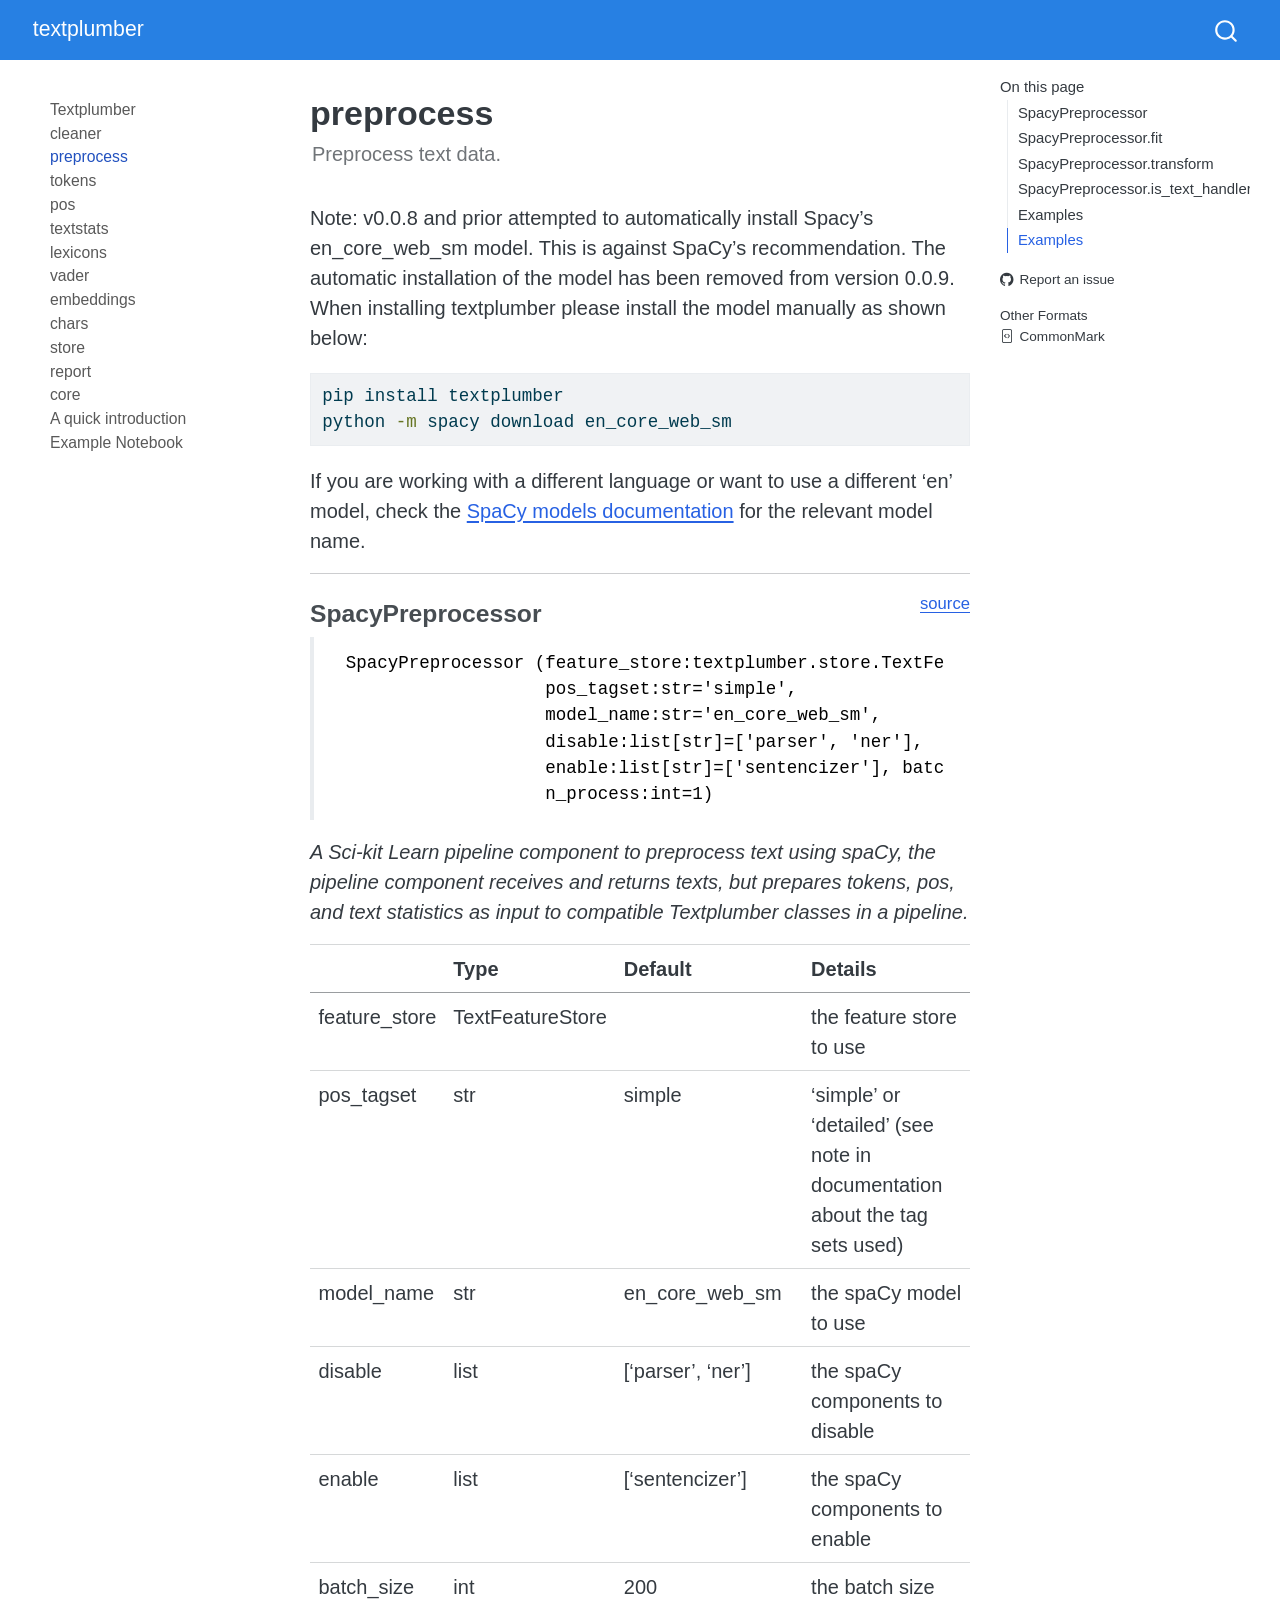
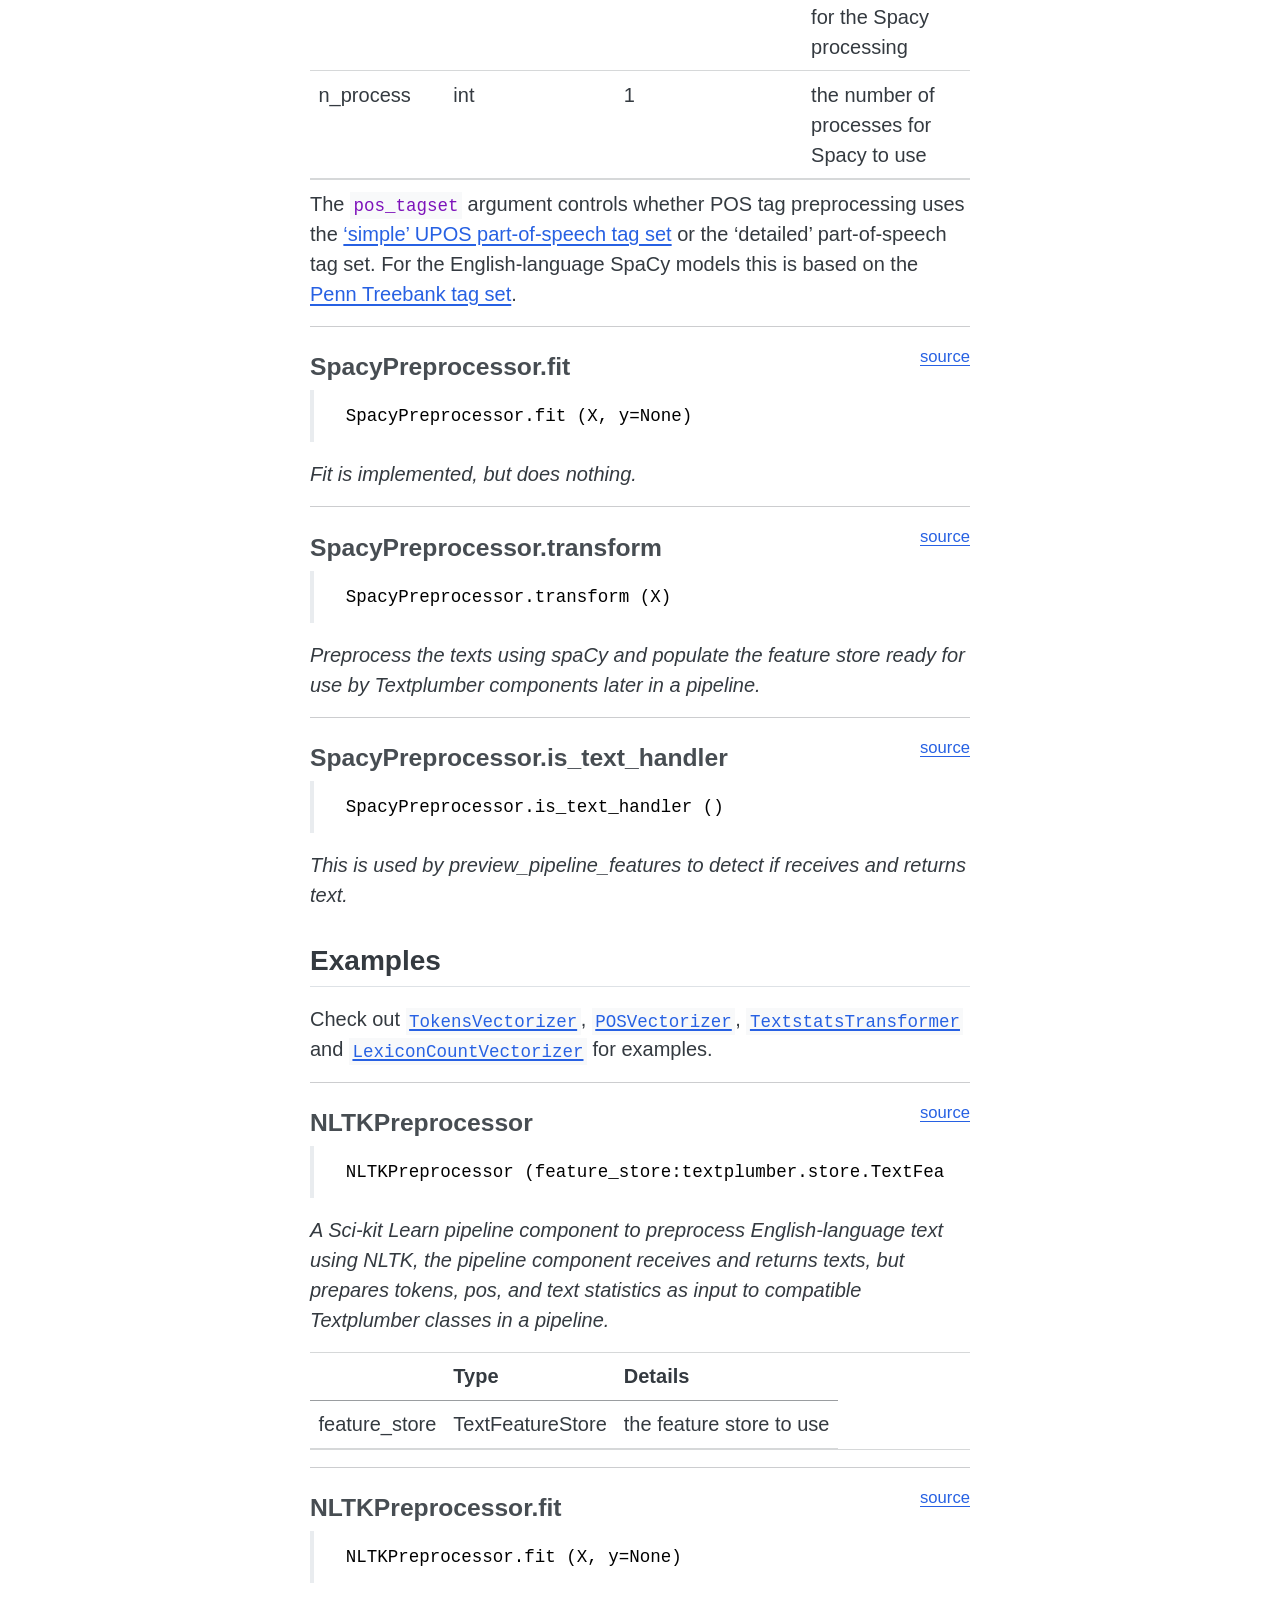
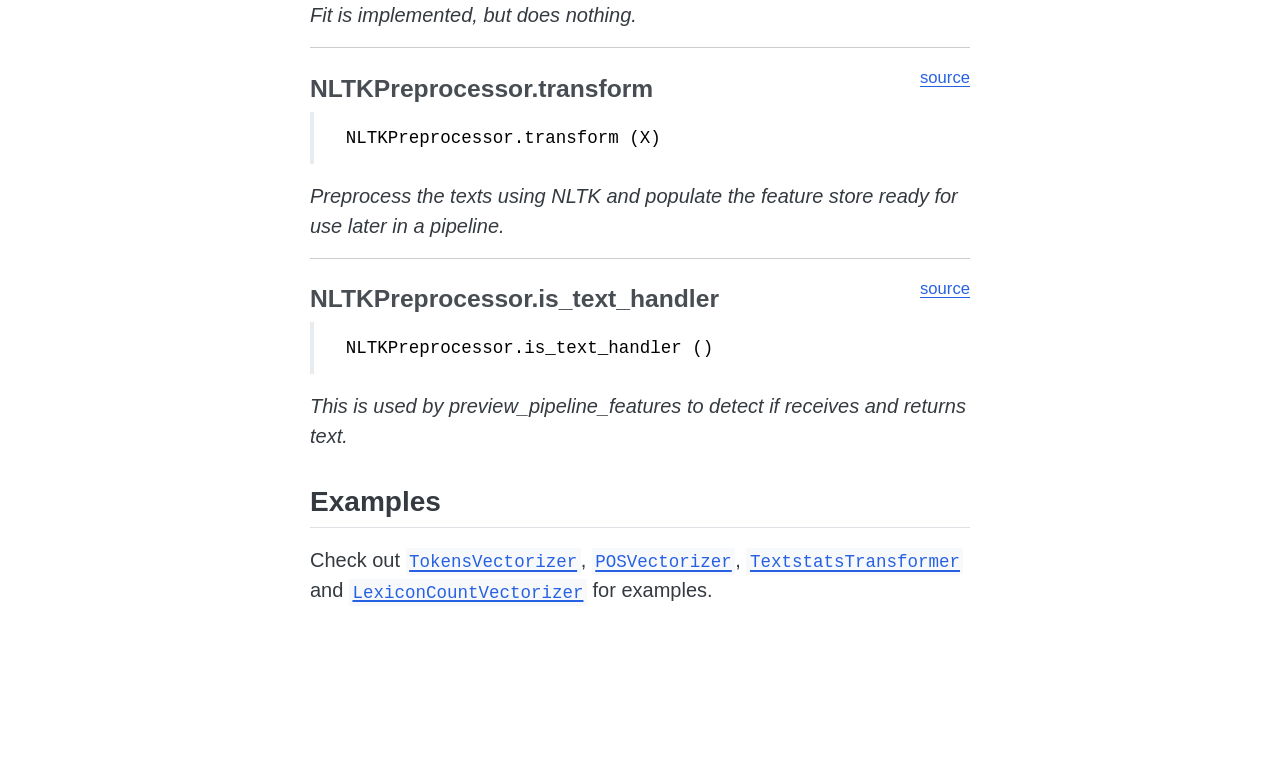
<file: preprocess.html>
<!DOCTYPE html>
<html xmlns="http://www.w3.org/1999/xhtml" lang="en" xml:lang="en"><head>

<meta charset="utf-8">
<meta name="generator" content="quarto-1.7.33">

<meta name="viewport" content="width=device-width, initial-scale=1.0, user-scalable=yes">

<meta name="description" content="Preprocess text data.">

<title>preprocess – textplumber</title>
<style>
code{white-space: pre-wrap;}
span.smallcaps{font-variant: small-caps;}
div.columns{display: flex; gap: min(4vw, 1.5em);}
div.column{flex: auto; overflow-x: auto;}
div.hanging-indent{margin-left: 1.5em; text-indent: -1.5em;}
ul.task-list{list-style: none;}
ul.task-list li input[type="checkbox"] {
  width: 0.8em;
  margin: 0 0.8em 0.2em -1em; /* quarto-specific, see https://github.com/quarto-dev/quarto-cli/issues/4556 */ 
  vertical-align: middle;
}
/* CSS for syntax highlighting */
html { -webkit-text-size-adjust: 100%; }
pre > code.sourceCode { white-space: pre; position: relative; }
pre > code.sourceCode > span { display: inline-block; line-height: 1.25; }
pre > code.sourceCode > span:empty { height: 1.2em; }
.sourceCode { overflow: visible; }
code.sourceCode > span { color: inherit; text-decoration: inherit; }
div.sourceCode { margin: 1em 0; }
pre.sourceCode { margin: 0; }
@media screen {
div.sourceCode { overflow: auto; }
}
@media print {
pre > code.sourceCode { white-space: pre-wrap; }
pre > code.sourceCode > span { text-indent: -5em; padding-left: 5em; }
}
pre.numberSource code
  { counter-reset: source-line 0; }
pre.numberSource code > span
  { position: relative; left: -4em; counter-increment: source-line; }
pre.numberSource code > span > a:first-child::before
  { content: counter(source-line);
    position: relative; left: -1em; text-align: right; vertical-align: baseline;
    border: none; display: inline-block;
    -webkit-touch-callout: none; -webkit-user-select: none;
    -khtml-user-select: none; -moz-user-select: none;
    -ms-user-select: none; user-select: none;
    padding: 0 4px; width: 4em;
  }
pre.numberSource { margin-left: 3em;  padding-left: 4px; }
div.sourceCode
  {   }
@media screen {
pre > code.sourceCode > span > a:first-child::before { text-decoration: underline; }
}
</style>


<script src="site_libs/quarto-nav/quarto-nav.js"></script>
<script src="site_libs/quarto-nav/headroom.min.js"></script>
<script src="site_libs/clipboard/clipboard.min.js"></script>
<script src="site_libs/quarto-search/autocomplete.umd.js"></script>
<script src="site_libs/quarto-search/fuse.min.js"></script>
<script src="site_libs/quarto-search/quarto-search.js"></script>
<meta name="quarto:offset" content="./">
<script src="site_libs/quarto-html/quarto.js" type="module"></script>
<script src="site_libs/quarto-html/tabsets/tabsets.js" type="module"></script>
<script src="site_libs/quarto-html/popper.min.js"></script>
<script src="site_libs/quarto-html/tippy.umd.min.js"></script>
<script src="site_libs/quarto-html/anchor.min.js"></script>
<link href="site_libs/quarto-html/tippy.css" rel="stylesheet">
<link href="site_libs/quarto-html/quarto-syntax-highlighting-ea385d0e468b0dd5ea5bf0780b1290d9.css" rel="stylesheet" id="quarto-text-highlighting-styles">
<script src="site_libs/bootstrap/bootstrap.min.js"></script>
<link href="site_libs/bootstrap/bootstrap-icons.css" rel="stylesheet">
<link href="site_libs/bootstrap/bootstrap-e16dd29f819a46fcdaa82e3575888691.min.css" rel="stylesheet" append-hash="true" id="quarto-bootstrap" data-mode="light">
<script id="quarto-search-options" type="application/json">{
  "location": "navbar",
  "copy-button": false,
  "collapse-after": 3,
  "panel-placement": "end",
  "type": "overlay",
  "limit": 50,
  "keyboard-shortcut": [
    "f",
    "/",
    "s"
  ],
  "show-item-context": false,
  "language": {
    "search-no-results-text": "No results",
    "search-matching-documents-text": "matching documents",
    "search-copy-link-title": "Copy link to search",
    "search-hide-matches-text": "Hide additional matches",
    "search-more-match-text": "more match in this document",
    "search-more-matches-text": "more matches in this document",
    "search-clear-button-title": "Clear",
    "search-text-placeholder": "",
    "search-detached-cancel-button-title": "Cancel",
    "search-submit-button-title": "Submit",
    "search-label": "Search"
  }
}</script>


<link rel="stylesheet" href="styles.css">
<meta property="og:title" content="preprocess – textplumber">
<meta property="og:description" content="Preprocess text data.">
<meta property="og:site_name" content="textplumber">
<meta name="twitter:title" content="preprocess – textplumber">
<meta name="twitter:description" content="Preprocess text data.">
<meta name="twitter:card" content="summary">
</head>

<body class="nav-sidebar floating nav-fixed quarto-light">

<div id="quarto-search-results"></div>
  <header id="quarto-header" class="headroom fixed-top">
    <nav class="navbar navbar-expand-lg " data-bs-theme="dark">
      <div class="navbar-container container-fluid">
      <div class="navbar-brand-container mx-auto">
    <a class="navbar-brand" href="./index.html">
    <span class="navbar-title">textplumber</span>
    </a>
  </div>
        <div class="quarto-navbar-tools tools-end">
</div>
          <div id="quarto-search" class="" title="Search"></div>
      </div> <!-- /container-fluid -->
    </nav>
  <nav class="quarto-secondary-nav">
    <div class="container-fluid d-flex">
      <button type="button" class="quarto-btn-toggle btn" data-bs-toggle="collapse" role="button" data-bs-target=".quarto-sidebar-collapse-item" aria-controls="quarto-sidebar" aria-expanded="false" aria-label="Toggle sidebar navigation" onclick="if (window.quartoToggleHeadroom) { window.quartoToggleHeadroom(); }">
        <i class="bi bi-layout-text-sidebar-reverse"></i>
      </button>
        <nav class="quarto-page-breadcrumbs" aria-label="breadcrumb"><ol class="breadcrumb"><li class="breadcrumb-item"><a href="./preprocess.html">preprocess</a></li></ol></nav>
        <a class="flex-grow-1" role="navigation" data-bs-toggle="collapse" data-bs-target=".quarto-sidebar-collapse-item" aria-controls="quarto-sidebar" aria-expanded="false" aria-label="Toggle sidebar navigation" onclick="if (window.quartoToggleHeadroom) { window.quartoToggleHeadroom(); }">      
        </a>
    </div>
  </nav>
</header>
<!-- content -->
<div id="quarto-content" class="quarto-container page-columns page-rows-contents page-layout-article page-navbar">
<!-- sidebar -->
  <nav id="quarto-sidebar" class="sidebar collapse collapse-horizontal quarto-sidebar-collapse-item sidebar-navigation floating overflow-auto">
    <div class="sidebar-menu-container"> 
    <ul class="list-unstyled mt-1">
        <li class="sidebar-item">
  <div class="sidebar-item-container"> 
  <a href="./index.html" class="sidebar-item-text sidebar-link">
 <span class="menu-text">Textplumber</span></a>
  </div>
</li>
        <li class="sidebar-item">
  <div class="sidebar-item-container"> 
  <a href="./clean.html" class="sidebar-item-text sidebar-link">
 <span class="menu-text">cleaner</span></a>
  </div>
</li>
        <li class="sidebar-item">
  <div class="sidebar-item-container"> 
  <a href="./preprocess.html" class="sidebar-item-text sidebar-link active">
 <span class="menu-text">preprocess</span></a>
  </div>
</li>
        <li class="sidebar-item">
  <div class="sidebar-item-container"> 
  <a href="./tokens.html" class="sidebar-item-text sidebar-link">
 <span class="menu-text">tokens</span></a>
  </div>
</li>
        <li class="sidebar-item">
  <div class="sidebar-item-container"> 
  <a href="./pos.html" class="sidebar-item-text sidebar-link">
 <span class="menu-text">pos</span></a>
  </div>
</li>
        <li class="sidebar-item">
  <div class="sidebar-item-container"> 
  <a href="./textstats.html" class="sidebar-item-text sidebar-link">
 <span class="menu-text">textstats</span></a>
  </div>
</li>
        <li class="sidebar-item">
  <div class="sidebar-item-container"> 
  <a href="./lexicons.html" class="sidebar-item-text sidebar-link">
 <span class="menu-text">lexicons</span></a>
  </div>
</li>
        <li class="sidebar-item">
  <div class="sidebar-item-container"> 
  <a href="./vader.html" class="sidebar-item-text sidebar-link">
 <span class="menu-text">vader</span></a>
  </div>
</li>
        <li class="sidebar-item">
  <div class="sidebar-item-container"> 
  <a href="./embeddings.html" class="sidebar-item-text sidebar-link">
 <span class="menu-text">embeddings</span></a>
  </div>
</li>
        <li class="sidebar-item">
  <div class="sidebar-item-container"> 
  <a href="./chars.html" class="sidebar-item-text sidebar-link">
 <span class="menu-text">chars</span></a>
  </div>
</li>
        <li class="sidebar-item">
  <div class="sidebar-item-container"> 
  <a href="./store.html" class="sidebar-item-text sidebar-link">
 <span class="menu-text">store</span></a>
  </div>
</li>
        <li class="sidebar-item">
  <div class="sidebar-item-container"> 
  <a href="./report.html" class="sidebar-item-text sidebar-link">
 <span class="menu-text">report</span></a>
  </div>
</li>
        <li class="sidebar-item">
  <div class="sidebar-item-container"> 
  <a href="./core.html" class="sidebar-item-text sidebar-link">
 <span class="menu-text">core</span></a>
  </div>
</li>
        <li class="sidebar-item">
  <div class="sidebar-item-container"> 
  <a href="./basic-introduction.html" class="sidebar-item-text sidebar-link">
 <span class="menu-text">A quick introduction</span></a>
  </div>
</li>
        <li class="sidebar-item">
  <div class="sidebar-item-container"> 
  <a href="./example.html" class="sidebar-item-text sidebar-link">
 <span class="menu-text">Example Notebook</span></a>
  </div>
</li>
    </ul>
    </div>
</nav>
<div id="quarto-sidebar-glass" class="quarto-sidebar-collapse-item" data-bs-toggle="collapse" data-bs-target=".quarto-sidebar-collapse-item"></div>
<!-- margin-sidebar -->
    <div id="quarto-margin-sidebar" class="sidebar margin-sidebar">
        <nav id="TOC" role="doc-toc" class="toc-active">
    <h2 id="toc-title">On this page</h2>
   
  <ul>
  <li><a href="#spacypreprocessor" id="toc-spacypreprocessor" class="nav-link active" data-scroll-target="#spacypreprocessor">SpacyPreprocessor</a></li>
  <li><a href="#spacypreprocessor.fit" id="toc-spacypreprocessor.fit" class="nav-link" data-scroll-target="#spacypreprocessor.fit">SpacyPreprocessor.fit</a></li>
  <li><a href="#spacypreprocessor.transform" id="toc-spacypreprocessor.transform" class="nav-link" data-scroll-target="#spacypreprocessor.transform">SpacyPreprocessor.transform</a></li>
  <li><a href="#spacypreprocessor.is_text_handler" id="toc-spacypreprocessor.is_text_handler" class="nav-link" data-scroll-target="#spacypreprocessor.is_text_handler">SpacyPreprocessor.is_text_handler</a></li>
  <li><a href="#examples" id="toc-examples" class="nav-link" data-scroll-target="#examples">Examples</a>
  <ul class="collapse">
  <li><a href="#nltkpreprocessor" id="toc-nltkpreprocessor" class="nav-link" data-scroll-target="#nltkpreprocessor">NLTKPreprocessor</a></li>
  <li><a href="#nltkpreprocessor.fit" id="toc-nltkpreprocessor.fit" class="nav-link" data-scroll-target="#nltkpreprocessor.fit">NLTKPreprocessor.fit</a></li>
  <li><a href="#nltkpreprocessor.transform" id="toc-nltkpreprocessor.transform" class="nav-link" data-scroll-target="#nltkpreprocessor.transform">NLTKPreprocessor.transform</a></li>
  <li><a href="#nltkpreprocessor.is_text_handler" id="toc-nltkpreprocessor.is_text_handler" class="nav-link" data-scroll-target="#nltkpreprocessor.is_text_handler">NLTKPreprocessor.is_text_handler</a></li>
  </ul></li>
  <li><a href="#examples-1" id="toc-examples-1" class="nav-link" data-scroll-target="#examples-1">Examples</a></li>
  </ul>
<div class="toc-actions"><ul><li><a href="https://github.com/polsci/textplumber/issues/new" class="toc-action"><i class="bi bi-github"></i>Report an issue</a></li></ul></div><div class="quarto-alternate-formats"><h2>Other Formats</h2><ul><li><a href="preprocess.html.md"><i class="bi bi-file-code"></i>CommonMark</a></li></ul></div></nav>
    </div>
<!-- main -->
<main class="content" id="quarto-document-content">

<header id="title-block-header" class="quarto-title-block default">
<div class="quarto-title">
<h1 class="title">preprocess</h1>
</div>

<div>
  <div class="description">
    Preprocess text data.
  </div>
</div>


<div class="quarto-title-meta">

    
  
    
  </div>
  


</header>


<!-- WARNING: THIS FILE WAS AUTOGENERATED! DO NOT EDIT! -->
<p>Note: v0.0.8 and prior attempted to automatically install Spacy’s en_core_web_sm model. This is against SpaCy’s recommendation. The automatic installation of the model has been removed from version 0.0.9. When installing textplumber please install the model manually as shown below:</p>
<div class="sourceCode" id="cb1"><pre class="sourceCode bash code-with-copy"><code class="sourceCode bash"><span id="cb1-1"><a href="#cb1-1" aria-hidden="true" tabindex="-1"></a><span class="ex">pip</span> install textplumber</span>
<span id="cb1-2"><a href="#cb1-2" aria-hidden="true" tabindex="-1"></a><span class="ex">python</span> <span class="at">-m</span> spacy download en_core_web_sm</span></code><button title="Copy to Clipboard" class="code-copy-button"><i class="bi"></i></button></pre></div>
<p>If you are working with a different language or want to use a different ‘en’ model, check the <a href="https://spacy.io/models/">SpaCy models documentation</a> for the relevant model name.</p>
<hr>
<p><a href="https://github.com/polsci/textplumber/blob/main/textplumber/preprocess.py#L26" target="_blank" style="float:right; font-size:smaller">source</a></p>
<section id="spacypreprocessor" class="level3">
<h3 class="anchored" data-anchor-id="spacypreprocessor">SpacyPreprocessor</h3>
<blockquote class="blockquote">
<pre><code> SpacyPreprocessor (feature_store:textplumber.store.TextFeatureStore,
                    pos_tagset:str='simple',
                    model_name:str='en_core_web_sm',
                    disable:list[str]=['parser', 'ner'],
                    enable:list[str]=['sentencizer'], batch_size:int=200,
                    n_process:int=1)</code></pre>
</blockquote>
<p><em>A Sci-kit Learn pipeline component to preprocess text using spaCy, the pipeline component receives and returns texts, but prepares tokens, pos, and text statistics as input to compatible Textplumber classes in a pipeline.</em></p>
<table class="caption-top table">
<colgroup>
<col style="width: 6%">
<col style="width: 25%">
<col style="width: 34%">
<col style="width: 34%">
</colgroup>
<thead>
<tr class="header">
<th></th>
<th><strong>Type</strong></th>
<th><strong>Default</strong></th>
<th><strong>Details</strong></th>
</tr>
</thead>
<tbody>
<tr class="odd">
<td>feature_store</td>
<td>TextFeatureStore</td>
<td></td>
<td>the feature store to use</td>
</tr>
<tr class="even">
<td>pos_tagset</td>
<td>str</td>
<td>simple</td>
<td>‘simple’ or ‘detailed’ (see note in documentation about the tag sets used)</td>
</tr>
<tr class="odd">
<td>model_name</td>
<td>str</td>
<td>en_core_web_sm</td>
<td>the spaCy model to use</td>
</tr>
<tr class="even">
<td>disable</td>
<td>list</td>
<td>[‘parser’, ‘ner’]</td>
<td>the spaCy components to disable</td>
</tr>
<tr class="odd">
<td>enable</td>
<td>list</td>
<td>[‘sentencizer’]</td>
<td>the spaCy components to enable</td>
</tr>
<tr class="even">
<td>batch_size</td>
<td>int</td>
<td>200</td>
<td>the batch size for the Spacy processing</td>
</tr>
<tr class="odd">
<td>n_process</td>
<td>int</td>
<td>1</td>
<td>the number of processes for Spacy to use</td>
</tr>
</tbody>
</table>
<p>The <code>pos_tagset</code> argument controls whether POS tag preprocessing uses the <a href="https://universaldependencies.org/u/pos/">‘simple’ UPOS part-of-speech tag set</a> or the ‘detailed’ part-of-speech tag set. For the English-language SpaCy models this is based on the <a href="https://www.ling.upenn.edu/courses/Fall_2003/ling001/penn_treebank_pos.html">Penn Treebank tag set</a>.</p>
<hr>
<p><a href="https://github.com/polsci/textplumber/blob/main/textplumber/preprocess.py#L122" target="_blank" style="float:right; font-size:smaller">source</a></p>
</section>
<section id="spacypreprocessor.fit" class="level3">
<h3 class="anchored" data-anchor-id="spacypreprocessor.fit">SpacyPreprocessor.fit</h3>
<blockquote class="blockquote">
<pre><code> SpacyPreprocessor.fit (X, y=None)</code></pre>
</blockquote>
<p><em>Fit is implemented, but does nothing.</em></p>
<hr>
<p><a href="https://github.com/polsci/textplumber/blob/main/textplumber/preprocess.py#L128" target="_blank" style="float:right; font-size:smaller">source</a></p>
</section>
<section id="spacypreprocessor.transform" class="level3">
<h3 class="anchored" data-anchor-id="spacypreprocessor.transform">SpacyPreprocessor.transform</h3>
<blockquote class="blockquote">
<pre><code> SpacyPreprocessor.transform (X)</code></pre>
</blockquote>
<p><em>Preprocess the texts using spaCy and populate the feature store ready for use by Textplumber components later in a pipeline.</em></p>
<hr>
<p><a href="https://github.com/polsci/textplumber/blob/main/textplumber/preprocess.py#L149" target="_blank" style="float:right; font-size:smaller">source</a></p>
</section>
<section id="spacypreprocessor.is_text_handler" class="level3">
<h3 class="anchored" data-anchor-id="spacypreprocessor.is_text_handler">SpacyPreprocessor.is_text_handler</h3>
<blockquote class="blockquote">
<pre><code> SpacyPreprocessor.is_text_handler ()</code></pre>
</blockquote>
<p><em>This is used by preview_pipeline_features to detect if receives and returns text.</em></p>
</section>
<section id="examples" class="level2">
<h2 class="anchored" data-anchor-id="examples">Examples</h2>
<p>Check out <a href="https://geoffford.nz/textplumber/tokens.html#tokensvectorizer"><code>TokensVectorizer</code></a>, <a href="https://geoffford.nz/textplumber/pos.html#posvectorizer"><code>POSVectorizer</code></a>, <a href="https://geoffford.nz/textplumber/textstats.html#textstatstransformer"><code>TextstatsTransformer</code></a> and <a href="https://geoffford.nz/textplumber/lexicons.html#lexiconcountvectorizer"><code>LexiconCountVectorizer</code></a> for examples.</p>
<hr>
<p><a href="https://github.com/polsci/textplumber/blob/main/textplumber/preprocess.py#L160" target="_blank" style="float:right; font-size:smaller">source</a></p>
<section id="nltkpreprocessor" class="level3">
<h3 class="anchored" data-anchor-id="nltkpreprocessor">NLTKPreprocessor</h3>
<blockquote class="blockquote">
<pre><code> NLTKPreprocessor (feature_store:textplumber.store.TextFeatureStore)</code></pre>
</blockquote>
<p><em>A Sci-kit Learn pipeline component to preprocess English-language text using NLTK, the pipeline component receives and returns texts, but prepares tokens, pos, and text statistics as input to compatible Textplumber classes in a pipeline.</em></p>
<table class="caption-top table">
<thead>
<tr class="header">
<th></th>
<th><strong>Type</strong></th>
<th><strong>Details</strong></th>
</tr>
</thead>
<tbody>
<tr class="odd">
<td>feature_store</td>
<td>TextFeatureStore</td>
<td>the feature store to use</td>
</tr>
</tbody>
</table>
<hr>
<p><a href="https://github.com/polsci/textplumber/blob/main/textplumber/preprocess.py#L242" target="_blank" style="float:right; font-size:smaller">source</a></p>
</section>
<section id="nltkpreprocessor.fit" class="level3">
<h3 class="anchored" data-anchor-id="nltkpreprocessor.fit">NLTKPreprocessor.fit</h3>
<blockquote class="blockquote">
<pre><code> NLTKPreprocessor.fit (X, y=None)</code></pre>
</blockquote>
<p><em>Fit is implemented, but does nothing.</em></p>
<hr>
<p><a href="https://github.com/polsci/textplumber/blob/main/textplumber/preprocess.py#L248" target="_blank" style="float:right; font-size:smaller">source</a></p>
</section>
<section id="nltkpreprocessor.transform" class="level3">
<h3 class="anchored" data-anchor-id="nltkpreprocessor.transform">NLTKPreprocessor.transform</h3>
<blockquote class="blockquote">
<pre><code> NLTKPreprocessor.transform (X)</code></pre>
</blockquote>
<p><em>Preprocess the texts using NLTK and populate the feature store ready for use later in a pipeline.</em></p>
<hr>
<p><a href="https://github.com/polsci/textplumber/blob/main/textplumber/preprocess.py#L269" target="_blank" style="float:right; font-size:smaller">source</a></p>
</section>
<section id="nltkpreprocessor.is_text_handler" class="level3">
<h3 class="anchored" data-anchor-id="nltkpreprocessor.is_text_handler">NLTKPreprocessor.is_text_handler</h3>
<blockquote class="blockquote">
<pre><code> NLTKPreprocessor.is_text_handler ()</code></pre>
</blockquote>
<p><em>This is used by preview_pipeline_features to detect if receives and returns text.</em></p>
</section>
</section>
<section id="examples-1" class="level2">
<h2 class="anchored" data-anchor-id="examples-1">Examples</h2>
<p>Check out <a href="https://geoffford.nz/textplumber/tokens.html#tokensvectorizer"><code>TokensVectorizer</code></a>, <a href="https://geoffford.nz/textplumber/pos.html#posvectorizer"><code>POSVectorizer</code></a>, <a href="https://geoffford.nz/textplumber/textstats.html#textstatstransformer"><code>TextstatsTransformer</code></a> and <a href="https://geoffford.nz/textplumber/lexicons.html#lexiconcountvectorizer"><code>LexiconCountVectorizer</code></a> for examples.</p>


</section>

</main> <!-- /main -->
<script id="quarto-html-after-body" type="application/javascript">
  window.document.addEventListener("DOMContentLoaded", function (event) {
    const icon = "";
    const anchorJS = new window.AnchorJS();
    anchorJS.options = {
      placement: 'right',
      icon: icon
    };
    anchorJS.add('.anchored');
    const isCodeAnnotation = (el) => {
      for (const clz of el.classList) {
        if (clz.startsWith('code-annotation-')) {                     
          return true;
        }
      }
      return false;
    }
    const onCopySuccess = function(e) {
      // button target
      const button = e.trigger;
      // don't keep focus
      button.blur();
      // flash "checked"
      button.classList.add('code-copy-button-checked');
      var currentTitle = button.getAttribute("title");
      button.setAttribute("title", "Copied!");
      let tooltip;
      if (window.bootstrap) {
        button.setAttribute("data-bs-toggle", "tooltip");
        button.setAttribute("data-bs-placement", "left");
        button.setAttribute("data-bs-title", "Copied!");
        tooltip = new bootstrap.Tooltip(button, 
          { trigger: "manual", 
            customClass: "code-copy-button-tooltip",
            offset: [0, -8]});
        tooltip.show();    
      }
      setTimeout(function() {
        if (tooltip) {
          tooltip.hide();
          button.removeAttribute("data-bs-title");
          button.removeAttribute("data-bs-toggle");
          button.removeAttribute("data-bs-placement");
        }
        button.setAttribute("title", currentTitle);
        button.classList.remove('code-copy-button-checked');
      }, 1000);
      // clear code selection
      e.clearSelection();
    }
    const getTextToCopy = function(trigger) {
        const codeEl = trigger.previousElementSibling.cloneNode(true);
        for (const childEl of codeEl.children) {
          if (isCodeAnnotation(childEl)) {
            childEl.remove();
          }
        }
        return codeEl.innerText;
    }
    const clipboard = new window.ClipboardJS('.code-copy-button:not([data-in-quarto-modal])', {
      text: getTextToCopy
    });
    clipboard.on('success', onCopySuccess);
    if (window.document.getElementById('quarto-embedded-source-code-modal')) {
      const clipboardModal = new window.ClipboardJS('.code-copy-button[data-in-quarto-modal]', {
        text: getTextToCopy,
        container: window.document.getElementById('quarto-embedded-source-code-modal')
      });
      clipboardModal.on('success', onCopySuccess);
    }
      var localhostRegex = new RegExp(/^(?:http|https):\/\/localhost\:?[0-9]*\//);
      var mailtoRegex = new RegExp(/^mailto:/);
        var filterRegex = new RegExp("https:\/\/geoffford\.nz\/textplumber");
      var isInternal = (href) => {
          return filterRegex.test(href) || localhostRegex.test(href) || mailtoRegex.test(href);
      }
      // Inspect non-navigation links and adorn them if external
     var links = window.document.querySelectorAll('a[href]:not(.nav-link):not(.navbar-brand):not(.toc-action):not(.sidebar-link):not(.sidebar-item-toggle):not(.pagination-link):not(.no-external):not([aria-hidden]):not(.dropdown-item):not(.quarto-navigation-tool):not(.about-link)');
      for (var i=0; i<links.length; i++) {
        const link = links[i];
        if (!isInternal(link.href)) {
          // undo the damage that might have been done by quarto-nav.js in the case of
          // links that we want to consider external
          if (link.dataset.originalHref !== undefined) {
            link.href = link.dataset.originalHref;
          }
        }
      }
    function tippyHover(el, contentFn, onTriggerFn, onUntriggerFn) {
      const config = {
        allowHTML: true,
        maxWidth: 500,
        delay: 100,
        arrow: false,
        appendTo: function(el) {
            return el.parentElement;
        },
        interactive: true,
        interactiveBorder: 10,
        theme: 'quarto',
        placement: 'bottom-start',
      };
      if (contentFn) {
        config.content = contentFn;
      }
      if (onTriggerFn) {
        config.onTrigger = onTriggerFn;
      }
      if (onUntriggerFn) {
        config.onUntrigger = onUntriggerFn;
      }
      window.tippy(el, config); 
    }
    const noterefs = window.document.querySelectorAll('a[role="doc-noteref"]');
    for (var i=0; i<noterefs.length; i++) {
      const ref = noterefs[i];
      tippyHover(ref, function() {
        // use id or data attribute instead here
        let href = ref.getAttribute('data-footnote-href') || ref.getAttribute('href');
        try { href = new URL(href).hash; } catch {}
        const id = href.replace(/^#\/?/, "");
        const note = window.document.getElementById(id);
        if (note) {
          return note.innerHTML;
        } else {
          return "";
        }
      });
    }
    const xrefs = window.document.querySelectorAll('a.quarto-xref');
    const processXRef = (id, note) => {
      // Strip column container classes
      const stripColumnClz = (el) => {
        el.classList.remove("page-full", "page-columns");
        if (el.children) {
          for (const child of el.children) {
            stripColumnClz(child);
          }
        }
      }
      stripColumnClz(note)
      if (id === null || id.startsWith('sec-')) {
        // Special case sections, only their first couple elements
        const container = document.createElement("div");
        if (note.children && note.children.length > 2) {
          container.appendChild(note.children[0].cloneNode(true));
          for (let i = 1; i < note.children.length; i++) {
            const child = note.children[i];
            if (child.tagName === "P" && child.innerText === "") {
              continue;
            } else {
              container.appendChild(child.cloneNode(true));
              break;
            }
          }
          if (window.Quarto?.typesetMath) {
            window.Quarto.typesetMath(container);
          }
          return container.innerHTML
        } else {
          if (window.Quarto?.typesetMath) {
            window.Quarto.typesetMath(note);
          }
          return note.innerHTML;
        }
      } else {
        // Remove any anchor links if they are present
        const anchorLink = note.querySelector('a.anchorjs-link');
        if (anchorLink) {
          anchorLink.remove();
        }
        if (window.Quarto?.typesetMath) {
          window.Quarto.typesetMath(note);
        }
        if (note.classList.contains("callout")) {
          return note.outerHTML;
        } else {
          return note.innerHTML;
        }
      }
    }
    for (var i=0; i<xrefs.length; i++) {
      const xref = xrefs[i];
      tippyHover(xref, undefined, function(instance) {
        instance.disable();
        let url = xref.getAttribute('href');
        let hash = undefined; 
        if (url.startsWith('#')) {
          hash = url;
        } else {
          try { hash = new URL(url).hash; } catch {}
        }
        if (hash) {
          const id = hash.replace(/^#\/?/, "");
          const note = window.document.getElementById(id);
          if (note !== null) {
            try {
              const html = processXRef(id, note.cloneNode(true));
              instance.setContent(html);
            } finally {
              instance.enable();
              instance.show();
            }
          } else {
            // See if we can fetch this
            fetch(url.split('#')[0])
            .then(res => res.text())
            .then(html => {
              const parser = new DOMParser();
              const htmlDoc = parser.parseFromString(html, "text/html");
              const note = htmlDoc.getElementById(id);
              if (note !== null) {
                const html = processXRef(id, note);
                instance.setContent(html);
              } 
            }).finally(() => {
              instance.enable();
              instance.show();
            });
          }
        } else {
          // See if we can fetch a full url (with no hash to target)
          // This is a special case and we should probably do some content thinning / targeting
          fetch(url)
          .then(res => res.text())
          .then(html => {
            const parser = new DOMParser();
            const htmlDoc = parser.parseFromString(html, "text/html");
            const note = htmlDoc.querySelector('main.content');
            if (note !== null) {
              // This should only happen for chapter cross references
              // (since there is no id in the URL)
              // remove the first header
              if (note.children.length > 0 && note.children[0].tagName === "HEADER") {
                note.children[0].remove();
              }
              const html = processXRef(null, note);
              instance.setContent(html);
            } 
          }).finally(() => {
            instance.enable();
            instance.show();
          });
        }
      }, function(instance) {
      });
    }
        let selectedAnnoteEl;
        const selectorForAnnotation = ( cell, annotation) => {
          let cellAttr = 'data-code-cell="' + cell + '"';
          let lineAttr = 'data-code-annotation="' +  annotation + '"';
          const selector = 'span[' + cellAttr + '][' + lineAttr + ']';
          return selector;
        }
        const selectCodeLines = (annoteEl) => {
          const doc = window.document;
          const targetCell = annoteEl.getAttribute("data-target-cell");
          const targetAnnotation = annoteEl.getAttribute("data-target-annotation");
          const annoteSpan = window.document.querySelector(selectorForAnnotation(targetCell, targetAnnotation));
          const lines = annoteSpan.getAttribute("data-code-lines").split(",");
          const lineIds = lines.map((line) => {
            return targetCell + "-" + line;
          })
          let top = null;
          let height = null;
          let parent = null;
          if (lineIds.length > 0) {
              //compute the position of the single el (top and bottom and make a div)
              const el = window.document.getElementById(lineIds[0]);
              top = el.offsetTop;
              height = el.offsetHeight;
              parent = el.parentElement.parentElement;
            if (lineIds.length > 1) {
              const lastEl = window.document.getElementById(lineIds[lineIds.length - 1]);
              const bottom = lastEl.offsetTop + lastEl.offsetHeight;
              height = bottom - top;
            }
            if (top !== null && height !== null && parent !== null) {
              // cook up a div (if necessary) and position it 
              let div = window.document.getElementById("code-annotation-line-highlight");
              if (div === null) {
                div = window.document.createElement("div");
                div.setAttribute("id", "code-annotation-line-highlight");
                div.style.position = 'absolute';
                parent.appendChild(div);
              }
              div.style.top = top - 2 + "px";
              div.style.height = height + 4 + "px";
              div.style.left = 0;
              let gutterDiv = window.document.getElementById("code-annotation-line-highlight-gutter");
              if (gutterDiv === null) {
                gutterDiv = window.document.createElement("div");
                gutterDiv.setAttribute("id", "code-annotation-line-highlight-gutter");
                gutterDiv.style.position = 'absolute';
                const codeCell = window.document.getElementById(targetCell);
                const gutter = codeCell.querySelector('.code-annotation-gutter');
                gutter.appendChild(gutterDiv);
              }
              gutterDiv.style.top = top - 2 + "px";
              gutterDiv.style.height = height + 4 + "px";
            }
            selectedAnnoteEl = annoteEl;
          }
        };
        const unselectCodeLines = () => {
          const elementsIds = ["code-annotation-line-highlight", "code-annotation-line-highlight-gutter"];
          elementsIds.forEach((elId) => {
            const div = window.document.getElementById(elId);
            if (div) {
              div.remove();
            }
          });
          selectedAnnoteEl = undefined;
        };
          // Handle positioning of the toggle
      window.addEventListener(
        "resize",
        throttle(() => {
          elRect = undefined;
          if (selectedAnnoteEl) {
            selectCodeLines(selectedAnnoteEl);
          }
        }, 10)
      );
      function throttle(fn, ms) {
      let throttle = false;
      let timer;
        return (...args) => {
          if(!throttle) { // first call gets through
              fn.apply(this, args);
              throttle = true;
          } else { // all the others get throttled
              if(timer) clearTimeout(timer); // cancel #2
              timer = setTimeout(() => {
                fn.apply(this, args);
                timer = throttle = false;
              }, ms);
          }
        };
      }
        // Attach click handler to the DT
        const annoteDls = window.document.querySelectorAll('dt[data-target-cell]');
        for (const annoteDlNode of annoteDls) {
          annoteDlNode.addEventListener('click', (event) => {
            const clickedEl = event.target;
            if (clickedEl !== selectedAnnoteEl) {
              unselectCodeLines();
              const activeEl = window.document.querySelector('dt[data-target-cell].code-annotation-active');
              if (activeEl) {
                activeEl.classList.remove('code-annotation-active');
              }
              selectCodeLines(clickedEl);
              clickedEl.classList.add('code-annotation-active');
            } else {
              // Unselect the line
              unselectCodeLines();
              clickedEl.classList.remove('code-annotation-active');
            }
          });
        }
    const findCites = (el) => {
      const parentEl = el.parentElement;
      if (parentEl) {
        const cites = parentEl.dataset.cites;
        if (cites) {
          return {
            el,
            cites: cites.split(' ')
          };
        } else {
          return findCites(el.parentElement)
        }
      } else {
        return undefined;
      }
    };
    var bibliorefs = window.document.querySelectorAll('a[role="doc-biblioref"]');
    for (var i=0; i<bibliorefs.length; i++) {
      const ref = bibliorefs[i];
      const citeInfo = findCites(ref);
      if (citeInfo) {
        tippyHover(citeInfo.el, function() {
          var popup = window.document.createElement('div');
          citeInfo.cites.forEach(function(cite) {
            var citeDiv = window.document.createElement('div');
            citeDiv.classList.add('hanging-indent');
            citeDiv.classList.add('csl-entry');
            var biblioDiv = window.document.getElementById('ref-' + cite);
            if (biblioDiv) {
              citeDiv.innerHTML = biblioDiv.innerHTML;
            }
            popup.appendChild(citeDiv);
          });
          return popup.innerHTML;
        });
      }
    }
  });
  </script>
</div> <!-- /content -->




<footer class="footer"><div class="nav-footer"><div class="nav-footer-center"><div class="toc-actions d-sm-block d-md-none"><ul><li><a href="https://github.com/polsci/textplumber/issues/new" class="toc-action"><i class="bi bi-github"></i>Report an issue</a></li></ul></div></div></div></footer></body></html>
</file>
<file: site_libs/quarto-html/tippy.css>
.tippy-box[data-animation=fade][data-state=hidden]{opacity:0}[data-tippy-root]{max-width:calc(100vw - 10px)}.tippy-box{position:relative;background-color:#333;color:#fff;border-radius:4px;font-size:14px;line-height:1.4;white-space:normal;outline:0;transition-property:transform,visibility,opacity}.tippy-box[data-placement^=top]>.tippy-arrow{bottom:0}.tippy-box[data-placement^=top]>.tippy-arrow:before{bottom:-7px;left:0;border-width:8px 8px 0;border-top-color:initial;transform-origin:center top}.tippy-box[data-placement^=bottom]>.tippy-arrow{top:0}.tippy-box[data-placement^=bottom]>.tippy-arrow:before{top:-7px;left:0;border-width:0 8px 8px;border-bottom-color:initial;transform-origin:center bottom}.tippy-box[data-placement^=left]>.tippy-arrow{right:0}.tippy-box[data-placement^=left]>.tippy-arrow:before{border-width:8px 0 8px 8px;border-left-color:initial;right:-7px;transform-origin:center left}.tippy-box[data-placement^=right]>.tippy-arrow{left:0}.tippy-box[data-placement^=right]>.tippy-arrow:before{left:-7px;border-width:8px 8px 8px 0;border-right-color:initial;transform-origin:center right}.tippy-box[data-inertia][data-state=visible]{transition-timing-function:cubic-bezier(.54,1.5,.38,1.11)}.tippy-arrow{width:16px;height:16px;color:#333}.tippy-arrow:before{content:"";position:absolute;border-color:transparent;border-style:solid}.tippy-content{position:relative;padding:5px 9px;z-index:1}
</file>
<file: site_libs/quarto-html/quarto-syntax-highlighting-ea385d0e468b0dd5ea5bf0780b1290d9.css>
/* quarto syntax highlight colors */
:root {
  --quarto-hl-ot-color: #003B4F;
  --quarto-hl-at-color: #657422;
  --quarto-hl-ss-color: #20794D;
  --quarto-hl-an-color: #5E5E5E;
  --quarto-hl-fu-color: #4758AB;
  --quarto-hl-st-color: #20794D;
  --quarto-hl-cf-color: #003B4F;
  --quarto-hl-op-color: #5E5E5E;
  --quarto-hl-er-color: #AD0000;
  --quarto-hl-bn-color: #AD0000;
  --quarto-hl-al-color: #AD0000;
  --quarto-hl-va-color: #111111;
  --quarto-hl-bu-color: inherit;
  --quarto-hl-ex-color: inherit;
  --quarto-hl-pp-color: #AD0000;
  --quarto-hl-in-color: #5E5E5E;
  --quarto-hl-vs-color: #20794D;
  --quarto-hl-wa-color: #5E5E5E;
  --quarto-hl-do-color: #5E5E5E;
  --quarto-hl-im-color: #00769E;
  --quarto-hl-ch-color: #20794D;
  --quarto-hl-dt-color: #AD0000;
  --quarto-hl-fl-color: #AD0000;
  --quarto-hl-co-color: #5E5E5E;
  --quarto-hl-cv-color: #5E5E5E;
  --quarto-hl-cn-color: #8f5902;
  --quarto-hl-sc-color: #5E5E5E;
  --quarto-hl-dv-color: #AD0000;
  --quarto-hl-kw-color: #003B4F;
}

/* other quarto variables */
:root {
  --quarto-font-monospace: SFMono-Regular, Menlo, Monaco, Consolas, "Liberation Mono", "Courier New", monospace;
}

/* syntax highlight based on Pandoc's rules */
pre > code.sourceCode > span {
  color: #003B4F;
}

code.sourceCode > span {
  color: #003B4F;
}

div.sourceCode,
div.sourceCode pre.sourceCode {
  color: #003B4F;
}

/* Normal */
code span {
  color: #003B4F;
}

/* Alert */
code span.al {
  color: #AD0000;
  font-style: inherit;
}

/* Annotation */
code span.an {
  color: #5E5E5E;
  font-style: inherit;
}

/* Attribute */
code span.at {
  color: #657422;
  font-style: inherit;
}

/* BaseN */
code span.bn {
  color: #AD0000;
  font-style: inherit;
}

/* BuiltIn */
code span.bu {
  font-style: inherit;
}

/* ControlFlow */
code span.cf {
  color: #003B4F;
  font-weight: bold;
  font-style: inherit;
}

/* Char */
code span.ch {
  color: #20794D;
  font-style: inherit;
}

/* Constant */
code span.cn {
  color: #8f5902;
  font-style: inherit;
}

/* Comment */
code span.co {
  color: #5E5E5E;
  font-style: inherit;
}

/* CommentVar */
code span.cv {
  color: #5E5E5E;
  font-style: italic;
}

/* Documentation */
code span.do {
  color: #5E5E5E;
  font-style: italic;
}

/* DataType */
code span.dt {
  color: #AD0000;
  font-style: inherit;
}

/* DecVal */
code span.dv {
  color: #AD0000;
  font-style: inherit;
}

/* Error */
code span.er {
  color: #AD0000;
  font-style: inherit;
}

/* Extension */
code span.ex {
  font-style: inherit;
}

/* Float */
code span.fl {
  color: #AD0000;
  font-style: inherit;
}

/* Function */
code span.fu {
  color: #4758AB;
  font-style: inherit;
}

/* Import */
code span.im {
  color: #00769E;
  font-style: inherit;
}

/* Information */
code span.in {
  color: #5E5E5E;
  font-style: inherit;
}

/* Keyword */
code span.kw {
  color: #003B4F;
  font-weight: bold;
  font-style: inherit;
}

/* Operator */
code span.op {
  color: #5E5E5E;
  font-style: inherit;
}

/* Other */
code span.ot {
  color: #003B4F;
  font-style: inherit;
}

/* Preprocessor */
code span.pp {
  color: #AD0000;
  font-style: inherit;
}

/* SpecialChar */
code span.sc {
  color: #5E5E5E;
  font-style: inherit;
}

/* SpecialString */
code span.ss {
  color: #20794D;
  font-style: inherit;
}

/* String */
code span.st {
  color: #20794D;
  font-style: inherit;
}

/* Variable */
code span.va {
  color: #111111;
  font-style: inherit;
}

/* VerbatimString */
code span.vs {
  color: #20794D;
  font-style: inherit;
}

/* Warning */
code span.wa {
  color: #5E5E5E;
  font-style: italic;
}

.prevent-inlining {
  content: "</";
}

/*# sourceMappingURL=538754cbb4183396a2435bcb80637e05.css.map */
</file>
<file: styles.css>
body {
  font: 20px/1.5 'Roboto', sans-serif;
}

.cell {
  margin-bottom: 1rem;
}

.cell > .sourceCode {
  margin-bottom: 1rem;
}

.cell-output > pre {
  margin-bottom: 0;
}

.cell-output {
  margin-bottom:1rem;
}

.cell-output > pre, .cell-output > .sourceCode > pre, .cell-output-stdout > pre {
  margin-left: 0rem;
  margin-top: 0;
  background: none;
  /*border-left: 2px solid lightsalmon;*/
  border-top-left-radius: 0;
  border-top-right-radius: 0;
}

.cell-output > .sourceCode {
  border: none;
}

.cell-output > .sourceCode {
  background: none;
  margin-top: 0;
}

div.description {
  padding-left: 2px;
  padding-top: 5px;
  /* font-style: italic;
  font-size: 135%; */
  margin-bottom: 1rem;
  opacity: 70%;
}

.cell-output img {
  max-width: 100%;
}


main table.caption-top, main table.table {
  display: block;
  overflow-x: auto;
}

section > h3 {
  overflow:auto;
}
</file>
